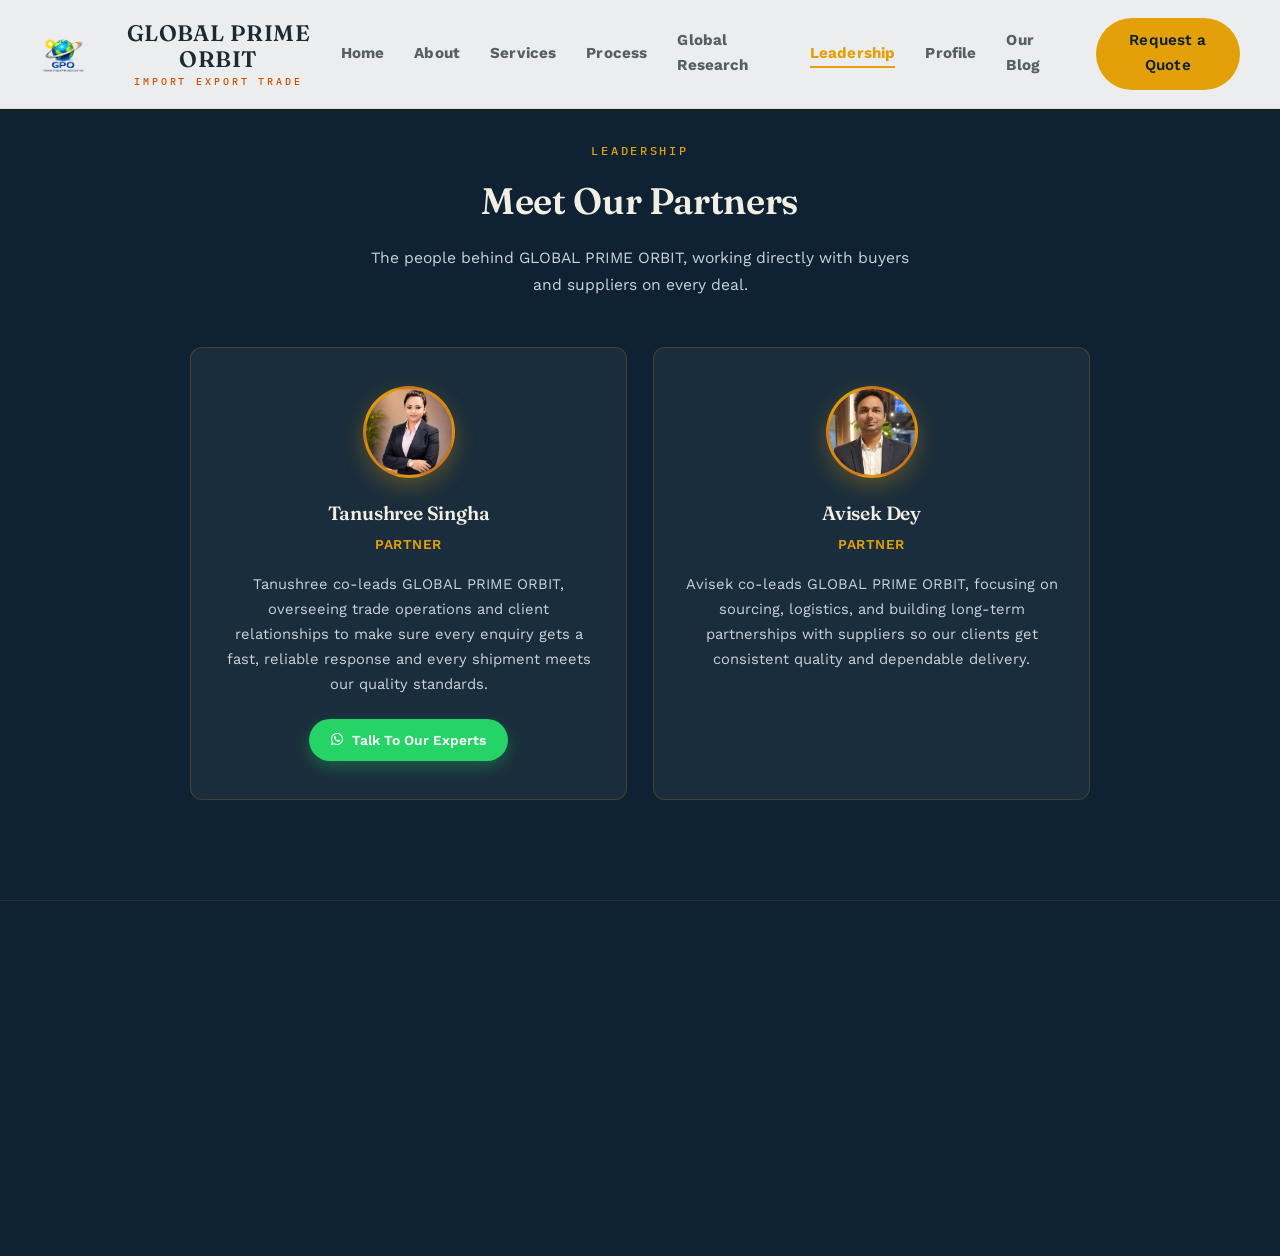
<file: leadership.html>
<!DOCTYPE html>
<html lang="en">
<head>
  <meta charset="UTF-8">
  <meta name="viewport" content="width=device-width, initial-scale=1.0">
  <meta name="color-scheme" content="dark">
  <title>Leadership | GLOBAL PRIME ORBIT</title>
  <meta name="description" content="Meet the leadership of GLOBAL PRIME ORBIT, a B2B import-export and wholesale trading company based in Asansol, West Bengal, India.">
  <meta name="robots" content="index, follow">
  <link href="https://fonts.googleapis.com/css2?family=Fraunces:ital,opsz,wght@0,9..144,400;0,9..144,500;0,9..144,600;0,9..144,700;1,9..144,500&family=Work+Sans:wght@400;500;600;700&family=IBM+Plex+Mono:wght@400;500&display=swap" rel="stylesheet">
  <link rel="stylesheet" href="style.css">
  <link rel="stylesheet" href="https://cdnjs.cloudflare.com/ajax/libs/font-awesome/6.4.0/css/all.min.css">
</head>
<body>

  <!-- Header -->
  <header>
    <div class="logo-group">
      <a href="index.html" style="display:flex;align-items:center;gap:10px;text-decoration:none;">
        <img src="images/logo.jpeg" alt="GLOBAL PRIME ORBIT logo" class="site-logo-img" width="46" height="46" decoding="async">
        <div class="logo-text">
          <span class="logo">GLOBAL PRIME ORBIT</span>
          <span class="logo-subtitle">IMPORT EXPORT TRADE</span>
        </div>
      </a>
    </div>
    <nav>
      <button class="menu-toggle-btn" id="dotsMenuBtn" aria-label="Open menu" aria-expanded="false">
        <span class="bar"></span><span class="bar"></span><span class="bar"></span>
      </button>
      <ul id="navMenu">
        <li class="nav-close-item">
          <button class="nav-close-btn" id="navCloseBtn" aria-label="Close menu">&times;</button>
        </li>
        <li><a href="index.html#home">Home</a></li>
        <li><a href="index.html#about">About</a></li>
        <li><a href="index.html#services">Services</a></li>
        <li><a href="index.html#export-process">Process</a></li>
        <li><a href="index.html#global-presence">Global Research</a></li>
        <li><a href="leadership.html" class="active">Leadership</a></li>
        <li><a href="profile.html">Profile</a></li>
        <li><a href="index.html#blog">Our Blog</a></li>
        <li class="nav-quote-item"><a href="index.html#contact" class="nav-quote-btn">Request a Quote</a></li>
      </ul>
    </nav>
  </header>

  <main style="padding-top: 40px;">
    <section id="partners" class="reveal-up partners is-visible">
      <div class="partners-container">
        <p class="eyebrow">Leadership</p>
        <h2>Meet Our Partners</h2>
        <p class="partners-intro">The people behind GLOBAL PRIME ORBIT, working directly with buyers and suppliers on every deal.</p>
        <div class="partners-grid">
          <div class="partner-card">
            <img src="images/partner1.jpg" alt="Tanushree Singha" class="partner-avatar" loading="lazy" decoding="async">
            <h3 class="partner-name">Tanushree Singha</h3>
            <p class="partner-role">Partner</p>
            <p class="partner-bio">Tanushree co-leads GLOBAL PRIME ORBIT, overseeing trade operations and client relationships to make sure every enquiry gets a fast, reliable response and every shipment meets our quality standards.</p>
            <a href="https://wa.me/916296898578" target="_blank" class="partner-contact-btn"><i class="fab fa-whatsapp"></i> Talk To Our Experts</a>
          </div>
          <div class="partner-card">
            <img src="images/partner2.jpg" alt="Avisek Dey" class="partner-avatar" loading="lazy" decoding="async">
            <h3 class="partner-name">Avisek Dey</h3>
            <p class="partner-role">Partner</p>
            <p class="partner-bio">Avisek co-leads GLOBAL PRIME ORBIT, focusing on sourcing, logistics, and building long-term partnerships with suppliers so our clients get consistent quality and dependable delivery.</p>
          </div>
        </div>
      </div>
    </section>
  </main>

  <!-- Footer -->
  <footer class="footer">
    <div class="footer-container">
      <div class="footer-top">
        <div class="footer-brand">
          <div class="logo-group footer-logo-group">
            <img src="images/logo.jpeg" alt="GLOBAL PRIME ORBIT logo" class="site-logo-img" width="46" height="46" loading="lazy" decoding="async">
            <div class="logo-text">
              <span class="logo">GLOBAL PRIME ORBIT</span>
              <span class="logo-subtitle">IMPORT EXPORT TRADE</span>
            </div>
          </div>
          <p class="footer-tagline">Products Worldwide with Quality &amp; Trust</p>
          <p class="footer-tagline">Flourishing with Global Trade</p>
        </div>
        <nav class="footer-nav" aria-label="Footer">
          <ul>
            <li><a href="index.html#home">Home</a></li>
            <li><a href="index.html#about">About</a></li>
            <li><a href="index.html#services">Services</a></li>
            <li><a href="index.html#export-process">Process</a></li>
            <li><a href="index.html#global-presence">Global Research</a></li>
            <li><a href="leadership.html">Leadership</a></li>
            <li><a href="profile.html">Profile</a></li>
            <li><a href="index.html#blog">Our Blog</a></li>
            <li><a href="index.html#contact" class="footer-nav-quote">Request a Quote</a></li>
          </ul>
        </nav>
      </div>
      <div class="social-icons">
        <a href="https://www.linkedin.com" target="_blank" class="social linkedin" aria-label="LinkedIn"><i class="fab fa-linkedin-in"></i></a>
        <a href="https://www.facebook.com" target="_blank" class="social facebook" aria-label="Facebook"><i class="fab fa-facebook-f"></i></a>
        <a href="https://www.instagram.com" target="_blank" class="social instagram" aria-label="Instagram"><i class="fab fa-instagram"></i></a>
        <a href="https://www.twitter.com" target="_blank" class="social twitter" aria-label="Twitter / X"><i class="fab fa-twitter"></i></a>
      </div>
      <div class="footer-legal-links">
        <a href="index.html#openPrivacyPolicy">Privacy Policy</a>
        <span class="legal-dot">•</span>
        <a href="index.html#openTerms">Terms &amp; Conditions</a>
        <span class="legal-dot">•</span>
        <a href="index.html#openCookiePolicy">Cookie Policy</a>
        <span class="legal-dot">•</span>
        <a href="mailto:globalprimeorbit09@gmail.com">globalprimeorbit09@gmail.com</a>
      </div>
      <p>© 2026 GLOBAL PRIME ORBIT. All Rights Reserved.</p>
    </div>
  </footer>

  <script>
    (function () {
      const dotsBtn = document.getElementById("dotsMenuBtn");
      const closeBtn = document.getElementById("navCloseBtn");
      const navMenu = document.getElementById("navMenu");
      function closeMenu() {
        navMenu.classList.remove("open");
        dotsBtn.setAttribute("aria-expanded", "false");
      }
      dotsBtn.addEventListener("click", (e) => {
        e.stopPropagation();
        const isOpen = navMenu.classList.toggle("open");
        dotsBtn.setAttribute("aria-expanded", String(isOpen));
      });
      closeBtn.addEventListener("click", (e) => {
        e.stopPropagation();
        closeMenu();
      });
      document.addEventListener("click", (e) => {
        if (navMenu.classList.contains("open") && !navMenu.contains(e.target) && e.target !== dotsBtn) {
          closeMenu();
        }
      });
    })();
  </script>
</body>
</html>
</file>
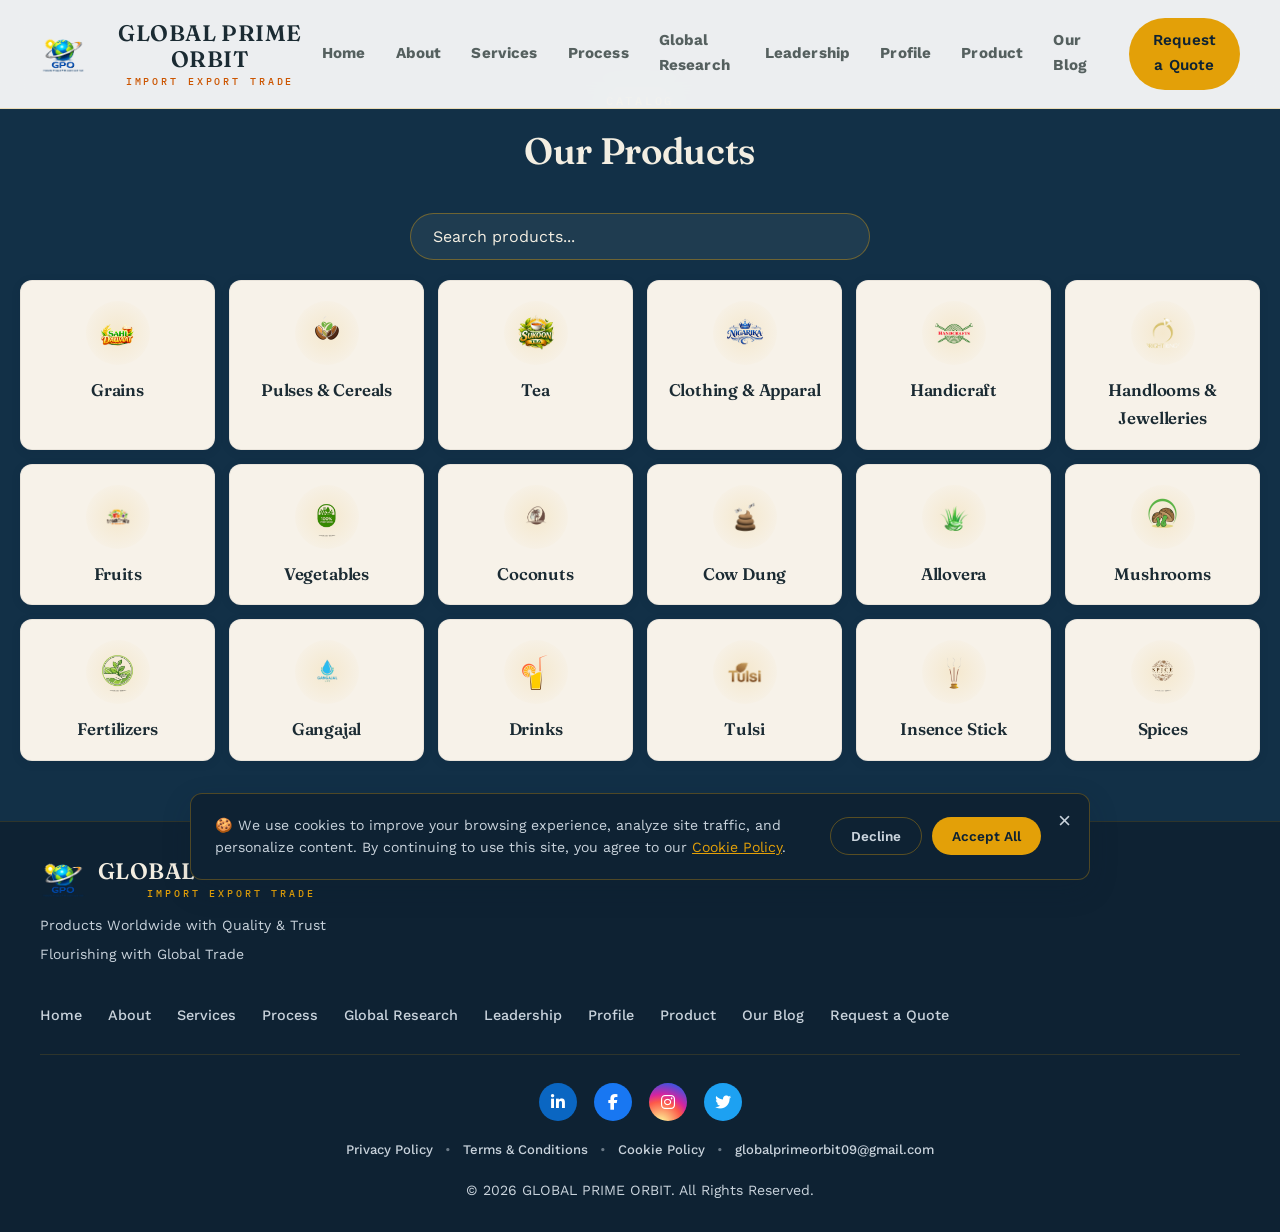
<file: product.html>
<!DOCTYPE html>
<html lang="en">
<head>
  <meta charset="UTF-8">
  <meta name="viewport" content="width=device-width, initial-scale=1.0">
  <meta name="color-scheme" content="dark">
  <title>Our Products | GLOBAL PRIME ORBIT</title>
  <meta name="description" content="Explore the full product catalog from GLOBAL PRIME ORBIT — agro commodities, grains, pulses, tea, textiles & handloom, handicrafts, jewellery, fruits, vegetables and more, supplied worldwide.">
  <meta name="robots" content="index, follow">
  <meta name="author" content="GLOBAL PRIME ORBIT">
  <link rel="canonical" href="https://www.globalprimeorbit.com/product.html">

  <link rel="preconnect" href="https://fonts.googleapis.com">
  <link rel="preconnect" href="https://fonts.gstatic.com" crossorigin>
  <link href="https://fonts.googleapis.com/css2?family=Fraunces:ital,opsz,wght@0,9..144,400;0,9..144,500;0,9..144,600;0,9..144,700;1,9..144,500&family=Work+Sans:wght@400;500;600;700&family=IBM+Plex+Mono:wght@400;500&display=swap" rel="stylesheet">
  <link rel="stylesheet" href="style.css">
  <link rel="preload" href="https://cdnjs.cloudflare.com/ajax/libs/font-awesome/6.4.0/css/all.min.css" as="style" onload="this.onload=null;this.rel='stylesheet'">
  <noscript><link rel="stylesheet" href="https://cdnjs.cloudflare.com/ajax/libs/font-awesome/6.4.0/css/all.min.css"></noscript>
</head>
<body>
  <header>
    <div class="logo-group">
      <img src="images/logo.jpeg" alt="GLOBAL PRIME ORBIT logo" class="site-logo-img" width="46" height="46" fetchpriority="high" decoding="async">
      <div class="logo-text">
        <span class="logo">GLOBAL PRIME ORBIT</span>
        <span class="logo-subtitle">IMPORT EXPORT TRADE</span>
      </div>
    </div>
    <nav>
      <button class="menu-toggle-btn" id="dotsMenuBtn" aria-label="Open menu" aria-expanded="false">
        <span class="bar"></span><span class="bar"></span><span class="bar"></span>
      </button>
      <ul id="navMenu">
        <li class="nav-close-item">
          <button class="nav-close-btn" id="navCloseBtn" aria-label="Close menu">&times;</button>
        </li>
        <li><a href="index.html#home">Home</a></li>
        <li><a href="index.html#about">About</a></li>
        <li><a href="index.html#services">Services</a></li>
        <li><a href="index.html#export-process">Process</a></li>
        <li><a href="index.html#global-presence">Global Research</a></li>
        <li><a href="leadership.html" target="_blank" rel="noopener">Leadership</a></li>
        <li><a href="profile.html" target="_blank" rel="noopener">Profile</a></li>
        <li><a href="product.html" target="_blank" rel="noopener">Product</a></li>
        <li><a href="index.html#blog">Our Blog</a></li>
        <li class="nav-quote-item"><a href="index.html#contact" class="nav-quote-btn">Request a Quote</a></li>
      </ul>
    </nav>
  </header>

  <script>
    (function () {
      const dotsBtn = document.getElementById("dotsMenuBtn");
      const closeBtn = document.getElementById("navCloseBtn");
      const navMenu = document.getElementById("navMenu");

      function closeMenu() {
        navMenu.classList.remove("open");
        dotsBtn.setAttribute("aria-expanded", "false");
      }

      dotsBtn.addEventListener("click", (e) => {
        e.stopPropagation();
        const isOpen = navMenu.classList.toggle("open");
        dotsBtn.setAttribute("aria-expanded", String(isOpen));
      });

      closeBtn.addEventListener("click", (e) => {
        e.stopPropagation();
        closeMenu();
      });

      navMenu.querySelectorAll("a").forEach(link => {
        link.addEventListener("click", closeMenu);
      });

      document.addEventListener("click", (e) => {
        if (!navMenu.contains(e.target) && !dotsBtn.contains(e.target)) closeMenu();
      });

      document.addEventListener("keydown", (e) => {
        if (e.key === "Escape") closeMenu();
      });
    })();
  </script>

<main>
<!-- Products Section -->
<section id="products" class="reveal-up products">
  <div id="productsPage">
  <p class="eyebrow">Catalog</p>
  <h2 class="products-heading">Our Products</h2>
   <input type="text" id="productSearch" placeholder="Search products...">
   <div id="searchResults" class="search-results"></div>

    <!-- Main Product Grid -->
    <section class="products-grid" id="productsMainGrid">
     <div class="products-card" id="productsGrainsCard">
  <img src="images/grain.png" alt="Grains Logo" class="products-image" loading="lazy" decoding="async">
  <h2 class="products-title">Grains</h2>
</div>
      <div class="products-card" id="productsPulses&CerealsCard">
  <img src="images/pulses.png" alt="Pulses & Cereals Logo" class="products-image" loading="lazy" decoding="async">
  <h2 class="products-title">Pulses & Cereals</h2>
</div>
      <div class="products-card" id="productsTeaCard">
  <img src="images/tea.png" alt="Tea Logo" class="products-image" loading="lazy" decoding="async">
  <h2 class="products-title">Tea</h2>
</div>
      <div class="products-card" id="productsClothing&ApparalCard">
  <img src="images/clothing.png" alt="Clothing & Apparal Logo" class="products-image" loading="lazy" decoding="async">
  <h2 class="products-title">Clothing & Apparal</h2>
</div>
      <div class="products-card" id="productsHandicraftCard">
  <img src="images/handicraft.png" alt="Handicraft Logo" class="products-image" loading="lazy" decoding="async">
  <h2 class="products-title">Handicraft</h2>
</div>
      <div class="products-card" id="productsHandlooms&JewelleriesCard">
  <img src="images/jewellery.png" alt="Handlooms & Jewelleries Logo" class="products-image" loading="lazy" decoding="async">
  <h2 class="products-title">Handlooms & Jewelleries</h2>
</div>
      <div class="products-card" id="productsFruitsCard">
  <img src="images/fruits.png" alt="Fruits Logo" class="products-image" loading="lazy" decoding="async">
  <h2 class="products-title">Fruits</h2>
</div>
      <div class="products-card" id="productsVegetablesCard">
  <img src="images/vegetables.png" alt="Vegetables Logo" class="products-image" loading="lazy" decoding="async">
  <h2 class="products-title">Vegetables</h2>
</div>
      <div class="products-card" id="productsCoconutsCard">
  <img src="images/coconut.png" alt="Coconuts Logo" class="products-image" loading="lazy" decoding="async">
  <h2 class="products-title">Coconuts</h2>
</div>
      <div class="products-card" id="productsCowDungCard">
  <img src="images/cow dung cake.png" alt="Cow Dung Logo" class="products-image" loading="lazy" decoding="async">
  <h2 class="products-title">Cow Dung</h2>
</div>
      <div class="products-card" id="productsAlloveraCard">
  <img src="images/aloe.png" alt="Allovera Logo" class="products-image" loading="lazy" decoding="async">
  <h2 class="products-title">Allovera</h2>
</div>
      <div class="products-card" id="productsMushroomsCard">
  <img src="images/mushroom.png" alt="Mushrooms Logo" class="products-image" loading="lazy" decoding="async">
  <h2 class="products-title">Mushrooms</h2>
</div>
      <div class="products-card" id="productsFertilizersCard">
  <img src="images/fertilizer.png" alt="Fertilizers Logo" class="products-image" loading="lazy" decoding="async">
  <h2 class="products-title">Fertilizers</h2>
</div>
      <div class="products-card" id="productsGangajalCard">
  <img src="images/gangajal.png" alt="Gangajal Logo" class="products-image" loading="lazy" decoding="async">
  <h2 class="products-title">Gangajal</h2>
</div>
      <div class="products-card" id="productsDrinksCard">
  <img src="images/drink.png" alt="Drinks Logo" class="products-image" loading="lazy" decoding="async">
  <h2 class="products-title">Drinks</h2>
</div>
     <div class="products-card" id="productsTulsiCard">
  <img src="images/tulsi.png" alt="Tulsi Logo" class="products-image" loading="lazy" decoding="async">
  <h2 class="products-title">Tulsi</h2>
</div>
     <div class="products-card" id="productsInsenceStickCard">
  <img src="images/stick.png" alt="Grains Logo" class="products-image" loading="lazy" decoding="async">
  <h2 class="products-title">Insence Stick</h2>
</div>
 <div class="products-card" id="productsSpicesCard">
  <img src="images/spices.png" alt="Spices Logo" class="products-image" loading="lazy" decoding="async">
  <h2 class="products-title">Spices</h2>
</div>
    </section>

    <!-- Sub-category grid (2 cards) - filled in dynamically for whichever main card was clicked -->
    <section class="products-inner-grid" id="productsSubGrid" style="display:none;">
      <!-- sub-category cards injected here by JS -->
    </section>

    <!-- Product gallery - filled in dynamically for whichever sub-card was clicked -->
    <section class="products-view" id="productsGalleryView" style="display:none;">
      <button class="back-button back-button-top" id="backToSubGridTop">⬅ Back</button>
      <h2 id="galleryTitle">Products</h2>
      <div class="products-gallery" id="galleryContent"></div>
      <button class="back-button" id="backToSubGrid">⬅ Back</button>
    </section>

	<!-- Modal for Image Popup -->
    <div id="imageModal" class="modal" style="display:none;">
      <span class="close">&times;</span>
      <div class="product-slide" id="productSlide">
        <div class="product-thumb-tags product-thumb-tags-modal">
          <span class="product-tag product-tag-verified"><i class="fa-solid fa-check"></i> Verified</span>
          <span class="product-tag product-tag-export">Export Ready</span>
        </div>
        <img class="modal-content" id="modalImage" alt="">
        <div class="product-slide-info" id="productSlideOverlay">
          <p id="modalCaption" class="product-slide-title"></p>
          <a id="modalOrderBtn" class="product-order-btn product-order-btn-modal" href="#" target="_blank" rel="noopener"><i class="fab fa-whatsapp"></i> Order Now</a>
          <div class="product-slide-badges" id="productSlideBadges"></div>
          <p id="modalDescription" class="modal-description"></p>
          <p id="modalHealthNote" class="product-health-note product-health-note-modal"></p>
        </div>
      </div>
      <p class="modal-swipe-hint">⟵ Swipe to view more ⟶</p>
    </div>
  </div>
</section>

    <!-- Products Script -->
    <script>
/* ==========================================================================
   PRODUCTS DATA
   ========================================================================== */
const PRODUCTS_DATA = {
  "productsGrainsCard": {
  title: "Grains",
  subcategories: [
    {
      title: "Rice",
      logo: "images/rice.png",
      images: [
        { src: "images/Arborio Rice.jpg", name: "Arborio Rice" },
        { src: "images/Australian Sushi.jpg", name: "Australian Sushi" },
        { src: "images/Bashmati Rice.jpg", name: "Bashmati Rice" },
        { src: "images/Biodynamic Red Fed Brown.jpg", name: "Biodynamic Red Fed Brown" },
        { src: "images/Black Rice.jpg", name: "Black Rice" },
        { src: "images/Bomba Rice.jpg", name: "Bomba Rice" },
        { src: "images/Brown Rice.jpg", name: "Brown Rice" },
        { src: "images/Glutinuos Rice.jpg", name: "Glutinuos Rice" },
        { src: "images/Jasmine Rice.jpg", name: "Jasmine Rice" },
        { src: "images/Long Grain Rice.jpg", name: "Long Grain Rice" },
        { src: "images/Medium Grain Rice.jpg", name: "Medium Grain Rice" },
        { src: "images/Parboiled Rice.jpg", name: "Parboiled Rice" },
        { src: "images/Red Rice.jpg", name: "Red Rice" },
        { src: "images/Rosmatta Rice.jpg", name: "Rosmatta Rice" },
        { src: "images/Short Grain Rice.jpg", name: "Short Grain Rice" },
        { src: "images/Sticky Rice.jpg", name: "Sticky Rice" },
        { src: "images/Valencia Rice.jpg", name: "Valencia Rice" },
        { src: "images/Wild Rice.jpg", name: "Wild Rice" }
      ]
    },
    {
      title: "Wheat",
      logo: "images/wheat.png",
      images: [
        { src: "images/Einkorn Wheat.jpg", name: "Einkorn Wheat" },
        { src: "images/Hard Red Wheat.jpg", name: "Hard Red Wheat" },
        { src: "images/Hard White Wheat.jpg", name: "Hard White Wheat" },
        { src: "images/Kharosan Wheat.jpg", name: "Kharosan Wheat" },
        { src: "images/Rye Wheat.jpg", name: "Rye Wheat" },
        { src: "images/Soft White Wheat.jpg", name: "Soft White Wheat" },
        { src: "images/Spelt Wheat.jpg", name: "Spelt Wheat" }
      ]
    },
    {
      title: "Corn",
      logo: "images/corn.png",
      images: [
        { src: "images/Dent Corn.jpg", name: "Dent Corn" },
        { src: "images/Flint Corn.jpg", name: "Flint Corn" },
        { src: "images/Flour Corn.jpg", name: "Flour Corn" },
        { src: "images/Pod Corn.jpg", name: "Pod Corn" },
        { src: "images/Sweet Corn.jpg", name: "Sweet Corn" }
      ]
    },
    {
      title: "Millet",
      logo: "images/millet.png",
      images: [
        { src: "images/Amarnath Millet.jpg", name: "Amarnath Millet" },
        { src: "images/Barnyard Millet.jpg", name: "Barnyard Millet" },
        { src: "images/Browntop Millet.jpg", name: "Browntop Millet" },
        { src: "images/Finger Millet.jpg", name: "Finger Millet" },
        { src: "images/Foxtail Millet.jpg", name: "Foxtail Millet" },
        { src: "images/Kodo Millet.jpg", name: "Kodo Millet" },
        { src: "images/Little Millet.jpg", name: "Little Millet" },
        { src: "images/Pearl Millet.jpg", name: "Pearl Millet" },
        { src: "images/Proso Millet.jpg", name: "Proso Millet" },
        { src: "images/Sorghum Millet.jpg", name: "Sorghum Millet" }
      ]
    }
  ]
},

  "productsPulses&CerealsCard": {
  title: "Pulses & Cereals",
  subcategories: [
    {
      title: "All Kinds of Daal",
      logo: "images/daal.png",
      images: [
        { src: "images/Adzuki Beans.jpg", name: "Adjuki Beans" },
        { src: "images/Black Eyed Beans.jpg", name: "Black Eyed Beans" },
        { src: "images/Black Gram Beans.jpg", name: "Black Gram Beans" },
        { src: "images/Green Gram.jpg", name: "Green Gram" },
        { src: "images/Green Peas.jpg", name: "Green Peas" },
        { src: "images/Kidney Beans.jpg", name: "Kidney Beans" },
        { src: "images/Red Lentils.jpg", name: "Red Lentils" },
        { src: "images/Split & Skinned Black Gram.jpg", name: "Split & Skinned Black Gram" },
        { src: "images/Split & Skinned Green Gram.jpg", name: "Split & Skinned Green Gram" },
        { src: "images/Split Bengal Gram.jpg", name: "Split Bengal Gram" },
        { src: "images/Split Black Gram.jpg", name: "Split Black Gram" },
        { src: "images/Split Green Graam.jpg", name: "Split Green Gram" },
        { src: "images/Split Red Lentils.jpg", name: "Split Red Lentils" },
        { src: "images/Turkish Gram.jpg", name: "Turkish Gram" },
        { src: "images/White Peas.jpg", name: "White Peas" },
        { src: "images/Yellow Pigeon Peas.jpg", name: "Yellow Pigeon Peas" }
      ]
    }
  ]
},


 "productsTeaCard": {
  title: "Tea",
  subcategories: [
    {
      title: "Tea",
      logo: "images/tea2.png",
      images: [
        { src: "images/Black Tea.jpg", name: "Black Tea" },
        { src: "images/Green Tea.jpg", name: "Green Tea" },
        { src: "images/Oolong Tea.jpg", name: "Oolong Tea" },
        { src: "images/Puer Tea.jpg", name: "Puer Tea" },
        { src: "images/White Tea.jpg", name: "White Tea" },
        { src: "images/Yellow Tea.jpg", name: "Yellow Tea" }
      ]
    }
  ]
},


 "productsAlloveraCard": {
  title: "Allovera",
  subcategories: [
    {
      title: "Alloevera",
      logo: "images/aloe2.png",
      images: [
        { src: "images/Aloe Vera.jpg", name: "Aloe Vera" },
        { src: "images/Cape Aloe.jpg", name: "Cape Aloe" },
        { src: "images/Short-leaved Aloe.jpg", name: "Short-leaved Aloe" },
        { src: "images/Snake Aloe.jpg", name: "Snake Aloe" },
        { src: "images/Soap Aloe.jpg", name: "Soap Aloe" },
        { src: "images/Sunset Aloe.jpg", name: "Sunset Aloe" },
        { src: "images/Tiger Tooth Aloe.jpg", name: "Tiger Tooth Aloe" },
        { src: "images/Red Aloe.jpg", name: "Red Aloe" }
      ]
    }
  ]
},

 "productsFruitsCard": {
  title: "Fruits",
  subcategories: [
    {
      title: "Fruits",
      logo: "images/fruits2.png",
      images: [
        { src: "images/Apple.jpg", name: "Apple" },
        { src: "images/Apricot.jpg", name: "Apricot" },
        { src: "images/Banana.jpg", name: "Banana" },
        { src: "images/Blackberry.jpg", name: "Blackberry" },
        { src: "images/Carambola.jpg", name: "Carambola" },
        { src: "images/Cherry.jpg", name: "Cherry" },
        { src: "images/Coconut.jpg", name: "Coconut" },
        { src: "images/Custard Apple.jpg", name: "Custard Apple" },
        { src: "images/Date.jpg", name: "Date" },
        { src: "images/Dragon Fruit.jpg", name: "Dragon Fruit" },
        { src: "images/fig.jpg", name: "Fig" },
        { src: "images/Grapefruit.jpg", name: "Grapefruit" },
        { src: "images/Grapes.jpg", name: "Grapes" },
        { src: "images/Guava.jpg", name: "Guava" },
        { src: "images/Jujube.jpg", name: "Jujube" },
        { src: "images/Kiwi.jpg", name: "Kiwi" },
        { src: "images/Lime.jpg", name: "Lime" },
        { src: "images/Litchi.jpg", name: "Litchi" },
        { src: "images/Loquat.jpg", name: "Loquat" },
        { src: "images/Mango.jpg", name: "Mango" },
        { src: "images/Mangosteen.jpg", name: "Mangosteen" },
        { src: "images/Melon.jpg", name: "Melon" },
        { src: "images/Orange.jpg", name: "Orange" },
        { src: "images/Papaya.jpg", name: "Papaya" },
        { src: "images/Passion Fruit.jpg", name: "Passion Fruit" },
        { src: "images/Peach.jpg", name: "Peach" },
        { src: "images/Pear.jpg", name: "Pear" },
        { src: "images/Physalis.jpg", name: "Physalis" },
        { src: "images/Pineapple.jpg", name: "Pineapple" },
        { src: "images/Plum.jpg", name: "Plum" },
        { src: "images/Pomegranate.jpg", name: "Pomegranate" },
        { src: "images/Rambutan.jpg", name: "Rambutan" },
        { src: "images/Sapodilla.jpg", name: "Sapodilla" },
        { src: "images/Strawberry.jpg", name: "Strawberry" },
        { src: "images/Watermelon.jpg", name: "Watermelon" }
      ]
    }
  ]
},

 "productsVegetablesCard": {
  title: "Vegetables",
  subcategories: [
    {
      title: "Vegetables",
      logo: "images/vegetables2.png",
      images: [
        { src: "images/Apple Gourd.jpg", name: "Apple Gourd" },
        { src: "images/Beans.jpg", name: "Beans" },
        { src: "images/Bitter Gourd.jpg", name: "Bitter Gourd" },
        { src: "images/Bottle Gourd.jpg", name: "Bottle Gourd" },
        { src: "images/Broccoli.jpg", name: "Broccoli" },
        { src: "images/Cabbage.jpg", name: "Cabbage" },
        { src: "images/Capsicum.jpg", name: "Capsicum" },
        { src: "images/Carrot.jpg", name: "Carrot" },
        { src: "images/Cauliflower.jpg", name: "Cauliflower" },
        { src: "images/Celery.jpg", name: "Celery" },
        { src: "images/Chillies.jpg", name: "Chillies" },
        { src: "images/Coriander.jpg", name: "Coriander" },
        { src: "images/Corn.jpg", name: "Corn" },
        { src: "images/Cucumber.jpg", name: "Cucumber" },
        { src: "images/Eggplant.jpg", name: "Eggplant" },
        { src: "images/Garlic.jpg", name: "Garlic" },
        { src: "images/Ginger.jpg", name: "Ginger" },
        { src: "images/Leek.jpg", name: "Leek" },
        { src: "images/Mint.jpg", name: "Mint" },
        { src: "images/Okra.jpg", name: "Okra" },
        { src: "images/Onion.jpg", name: "Onion" },
        { src: "images/Peas.jpg", name: "Peas" },
        { src: "images/Potato.jpg", name: "Potato" },
        { src: "images/Pumpkin.jpg", name: "Pumpkin" },
        { src: "images/Raddish.jpg", name: "Raddish" },
        { src: "images/Red Beetroot.jpg", name: "Red Beetroot" },
        { src: "images/Red Cabbage.jpg", name: "Red Cabbage" },
        { src: "images/Roman Cauliflower.jpg", name: "Roman Cauliflower" },
        { src: "images/Spinach.jpg", name: "Spinach" },
        { src: "images/Squash.jpg", name: "Squash" },
        { src: "images/Sweet Potato.jpg", name: "Sweet Potato" },
        { src: "images/Taro.jpg", name: "Taro" },
        { src: "images/Tomato.jpg", name: "Tomato" },
        { src: "images/Turnip.jpg", name: "Turnip" },
        { src: "images/Yam.jpg", name: "Yam" }
      ]
    }
  ]
},

  "productsCoconutsCard": {
  title: "Coconuts",
  subcategories: [
    {
      title: "Coconuts",
      logo: "images/coconut2.png",
      images: [
        { src: "images/Green Coconut.jpg", name: "Green Coconut" },
        { src: "images/Husk Coconut.jpg", name: "Husk Coconut" },
        { src: "images/One Eye Coconut.jpg", name: "One Eye Coconut" },
        { src: "images/Pollachi Coconut.jpg", name: "Pollachi Coconut" },
        { src: "images/Row Coconut.jpg", name: "Row Coconut" },
        { src: "images/Semi Husk Coconut.jpg", name: "Semi Husk Coconut" },
        { src: "images/Tender Coconut.jpg", name: "Tender Coconut" },
        { src: "images/Yellow Coconut.jpg", name: "Yellow Coconut" }
      ]
    }
  ]
},

  // Other categories without subcards (Clothing, Handicraft, etc.)
  "productsClothing&ApparalCard": { title: "Clothing & Apparal", subcategories: [] },
  "productsHandicraftCard": { title: "Handicraft", subcategories: [] },
  "productsHandlooms&JewelleriesCard": { title: "Handlooms & Jewelleries", subcategories: [] },
  "productsCowDungCard": { title: "Cow Dung", subcategories: [] },
  "productsMushroomsCard": {
  title: "Mushrooms",
  subcategories: [
    {
      title: "Mushrooms",
      logo: "images/mushroom.png",
      images: [
        { src: "images/Button Mushroom.jpg", name: "Button Mushroom" },
        { src: "images/Oyester Mushroom.jpg", name: "Oyster Mushroom" }
      ]
    }
  ]
},
  "productsFertilizersCard": { title: "Fertilizers", subcategories: [] },
  "productsGangajalCard": { title: "Gangajal", subcategories: [] },
  "productsDrinksCard": { title: "Drinks", subcategories: [] },
  "productsTulsiCard": { title: "Tulsi", subcategories: [] },
  "productsInsenceStickCard": { title: "Insence Stick", subcategories: [] },
  "productsSpicesCard": { title: "Spices", subcategories: [] }
};

  /* ==========================================================================
     GENERIC ENGINE - you shouldn't need to touch anything below this line.
     ========================================================================== */
  const mainGrid = document.getElementById("productsMainGrid");
  const subGrid = document.getElementById("productsSubGrid");
  const galleryView = document.getElementById("productsGalleryView");
  const galleryTitle = document.getElementById("galleryTitle");
  const galleryContent = document.getElementById("galleryContent");
  const backToSubGrid = document.getElementById("backToSubGrid");
  const backToSubGridTop = document.getElementById("backToSubGridTop");

  const modal = document.getElementById("imageModal");
  const modalImg = document.getElementById("modalImage");
  const modalCaption = document.getElementById("modalCaption");
  const closeBtn = modal.querySelector(".close");
  let currentImages = [];
  let currentIndex = 0;
  let activeCategoryKey = null;

  function showMainGrid() {
    mainGrid.style.display = "grid";
    subGrid.style.display = "none";
    galleryView.style.display = "none";
  }

  function showSubGrid(categoryKey) {
    const category = PRODUCTS_DATA[categoryKey];
    if (!category) return;
    activeCategoryKey = categoryKey;

    subGrid.innerHTML = "";

    category.subcategories.forEach((sub, subIndex) => {
      const card = document.createElement("div");
      card.className = "products-card";
      card.innerHTML = `
        <img src="${sub.logo}" alt="${sub.title} Logo" class="products-image" loading="lazy" decoding="async">
        <h2 class="products-title">${sub.title}</h2>
      `;
      card.addEventListener("click", () => showGallery(categoryKey, subIndex));
      subGrid.appendChild(card);
    });

    const backBtn = document.createElement("button");
    backBtn.className = "back-button";
    backBtn.textContent = "⬅ Back to Products";
    backBtn.addEventListener("click", showMainGrid);
    subGrid.appendChild(backBtn);

    mainGrid.style.display = "none";
    subGrid.style.display = "grid";
    galleryView.style.display = "none";
  }

  function showGallery(categoryKey, subIndex) {
    const category = PRODUCTS_DATA[categoryKey];
    const sub = category.subcategories[subIndex];
    if (!sub) return;

    galleryTitle.textContent = sub.title + " Products";
    galleryContent.innerHTML = "";
    sub.images.forEach(img => {
      const card = document.createElement("div");
      card.className = "product-thumb-card";
      card.innerHTML = `
        <div class="product-thumb">
          <div class="product-thumb-tags">
            <span class="product-tag product-tag-verified"><i class="fa-solid fa-check"></i> Verified</span>
            <span class="product-tag product-tag-export">Export Ready</span>
          </div>
          <img src="${img.src}" alt="${img.name}" data-name="${img.name}" data-category="${category.title}" data-sub="${sub.title}" loading="lazy" decoding="async">
        </div>
        <div class="product-thumb-bar">
          <span class="product-thumb-name">${img.name}</span>
        </div>
      `;
      galleryContent.appendChild(card);
    });

    // Details button (and the image itself) open the animated popup - full
    // description, badges, and the health note only ever appear there,
    // sliding up from beneath the image; nothing extra shows on the card.
    galleryContent.querySelectorAll(".product-thumb-card").forEach(cardEl => {
      const openThisProduct = () => {
        currentImages = [...galleryContent.querySelectorAll(".product-thumb img")];
        currentIndex = currentImages.indexOf(cardEl.querySelector(".product-thumb img"));
        showImage();
        openModal();
      };
      cardEl.querySelector(".product-thumb").addEventListener("click", openThisProduct);
    });

    subGrid.style.display = "none";
    galleryView.style.display = "block";
  }

  backToSubGrid.onclick = () => {
    galleryView.style.display = "none";
    showSubGrid(activeCategoryKey);
  };
  backToSubGridTop.onclick = backToSubGrid.onclick;

  Object.keys(PRODUCTS_DATA).forEach(categoryKey => {
    const cardEl = document.getElementById(categoryKey);
    if (!cardEl) return;
    cardEl.addEventListener("click", () => showSubGrid(categoryKey));
  });

  function openModal() {
    modal.style.display = "flex";
    document.body.style.overflow = "hidden"; // stop background from scrolling
  }
  function closeModal() {
    modal.style.display = "none";
    document.body.style.overflow = ""; // restore normal scrolling
  }

  const modalDescription = document.getElementById("modalDescription");
  const modalHealthNote = document.getElementById("modalHealthNote");
  const modalOrderBtn = document.getElementById("modalOrderBtn");
  const WHATSAPP_NUMBER = "916296898578"; // Tanushree Singha, Partner

  // Rich, category-level detail used to describe every product - covers
  // taste, health/use benefits, and typical trade use, keyed by the
  // sub-category (falls back to the top-level category, then a generic
  // default). This is deliberately per-category rather than per-product:
  // with 168 named items, this keeps every single one factually grounded
  // (no invented per-item nutrition numbers) while still reading as real
  // detail rather than a one-line label.
  const PRODUCT_CATEGORY_DETAILS = {
    "Rice": {
      tag: "Energy-Rich Staple",
      taste: "a mild, comforting flavor with a texture that ranges from light and separate to soft and sticky depending on the variety",
      benefits: "a wholesome source of carbohydrates for steady, everyday energy - naturally gluten-free and easy on digestion",
      uses: "a kitchen staple for everyday meals as well as festive biryanis, risottos, and pilafs"
    },
    "Wheat": {
      tag: "Whole-Grain Goodness",
      taste: "a warm, nutty flavor that deepens once it's milled and baked",
      benefits: "a good source of dietary fibre and slow-release energy, making it a solid everyday staple",
      uses: "milled into flour for breads, rotis, and a wide range of bakery products"
    },
    "Corn": {
      tag: "Naturally Sweet",
      taste: "a naturally sweet, slightly buttery flavor with a satisfying bite",
      benefits: "a good source of dietary fibre and antioxidants, and naturally gluten-free",
      uses: "used fresh, milled, or processed across snacks, staples, and feed"
    },
    "Millet": {
      tag: "Ancient Grain Nutrition",
      taste: "an earthy, subtly nutty taste that takes on other flavors well",
      benefits: "a nutrient-dense, high-fibre ancient grain valued for slow-digesting carbohydrates",
      uses: "a versatile substitute for rice and wheat in porridges, flatbreads, and health foods"
    },
    "All Kinds of Daal": {
      tag: "Protein-Rich Pulses",
      taste: "a mild, earthy flavor that takes on spices and seasoning beautifully",
      benefits: "an excellent plant-based source of protein and fibre for a balanced, everyday diet",
      uses: "a kitchen essential for daals, soups, and curries across cuisines"
    },
    "Tea": {
      tag: "Antioxidant-Rich",
      taste: "a distinct aroma and flavor ranging from brisk and malty to delicate and floral, depending on the leaf",
      benefits: "naturally rich in antioxidants, and a gentle, comforting everyday beverage",
      uses: "brewed hot or cold as a daily beverage across households, cafes, and hospitality"
    },
    "Alloevera": {
      tag: "Wellness & Skincare",
      taste: "a mild, refreshing taste in its raw and juice forms",
      benefits: "traditionally valued for skin care, hydration, and general wellness use",
      uses: "used across cosmetics, wellness drinks, and traditional skincare preparations"
    },
    "Fruits": {
      tag: "Vitamin-Rich & Fresh",
      taste: "naturally sweet, juicy, and refreshing, picked and packed for peak flavor",
      benefits: "a wholesome source of vitamins, natural sugars, and everyday hydration",
      uses: "enjoyed fresh, juiced, or processed across retail and food service"
    },
    "Vegetables": {
      tag: "Fibre-Rich & Fresh",
      taste: "fresh, crisp, and full of natural flavor",
      benefits: "a wholesome source of dietary fibre, vitamins, and minerals for a balanced diet",
      uses: "a daily kitchen essential across households, restaurants, and food processing"
    },
    "Coconuts": {
      tag: "Naturally Hydrating",
      taste: "a naturally sweet, refreshing taste with a distinct tropical aroma",
      benefits: "naturally hydrating with electrolytes, and a versatile source of healthy fats",
      uses: "used fresh, as coconut water, or processed into oil, milk, and desiccated forms"
    },
    "Mushrooms": {
      tag: "Nutrient-Rich & Fresh",
      taste: "a mild, earthy flavor with a delicate, meaty texture",
      benefits: "a low-calorie source of protein, fibre, and essential vitamins for a healthy diet",
      uses: "used fresh or dried across culinary, health food, and food processing applications"
    }
  };
  const DEFAULT_PRODUCT_DETAILS = {
    tag: "Quality Assured",
    taste: "a flavor and quality consistent with premium, export-grade sourcing",
    benefits: "carefully selected for freshness, quality, and batch-to-batch consistency",
    uses: "supplied to B2B buyers across our trade network"
  };

  // Builds both the fuller description paragraph and the quick badge row
  // for a product, using its sub-category (falling back to category) to
  // look up the right taste/health/use detail above.
  function buildProductCopy(name, sub, cat) {
    const d = PRODUCT_CATEGORY_DETAILS[sub] || PRODUCT_CATEGORY_DETAILS[cat] || DEFAULT_PRODUCT_DETAILS;
    const description = `${name} brings ${d.taste} — ${d.benefits}.`;
    return { description, badges: [d.tag, "Export Grade", "Quality Checked"] };
  }

  const productSlide = document.getElementById("productSlide");
  const productSlideOverlay = document.getElementById("productSlideOverlay");
  const productSlideBadges = document.getElementById("productSlideBadges");

  // Shows the image+text for currentImages[currentIndex] as a slider
  // transition: the photo slides/fades in first (from the right when
  // moving to the next item, from the left when moving back, no
  // direction on first open), and once that's under way the caption,
  // description and Order Now button fade up on top of it a beat later -
  // rather than everything just appearing stacked below the image at once.
  function showImage(direction) {
    const current = currentImages[currentIndex];
    const productName = current.dataset.name;

    modalImg.classList.remove("is-shown", "slide-from-left", "slide-from-right");
    productSlideOverlay.classList.remove("is-shown");
    if (direction === "prev") modalImg.classList.add("slide-from-left");
    else modalImg.classList.add("slide-from-right");
    void modalImg.offsetWidth; // force reflow so the removed/re-added classes actually retrigger the transition

    modalImg.src = current.src;
    modalImg.alt = productName;
    modalCaption.textContent = productName;
    const orderMessage = `Hi GLOBAL PRIME ORBIT, I'm interested in "${productName}". Could you share more details and pricing?`;
    modalOrderBtn.href = `https://wa.me/${WHATSAPP_NUMBER}?text=${encodeURIComponent(orderMessage)}`;
    const copy = buildProductCopy(productName, current.dataset.sub, current.dataset.category);
    modalDescription.textContent = copy.description;
    productSlideBadges.innerHTML = copy.badges.map(b => `<span class="product-badge">${b}</span>`).join("");
    modalHealthNote.textContent = `Maintain Your Health, Stay fit and fine with containing consumption of ${productName} product.`;

    const revealSlide = () => {
      requestAnimationFrame(() => {
        modalImg.classList.add("is-shown");
        setTimeout(() => productSlideOverlay.classList.add("is-shown"), 160);
      });
    };
    modalImg.onload = revealSlide;
    modalImg.onerror = revealSlide;
    if (modalImg.complete) revealSlide();
    else setTimeout(revealSlide, 600); // safety net in case load/error never fires
  }

  function showPrevImage() { currentIndex = (currentIndex-1+currentImages.length)%currentImages.length; showImage("prev"); }
  function showNextImage() { currentIndex = (currentIndex+1)%currentImages.length; showImage("next"); }
  closeBtn.onclick = () => { closeModal(); };

  // Manual slide control: swipe/drag left or right on the image to move
  // between products, in place of the old prev/next arrow buttons. Works
  // with touch, mouse and pen via the Pointer Events API (one code path).
  const MODAL_SWIPE_THRESHOLD = 40; // px
  let modalPointerStartX = 0;
  let modalPointerDown = false;
  let modalActivePointerId = null;

  modalImg.addEventListener("pointerdown", (e) => {
    modalPointerDown = true;
    modalActivePointerId = e.pointerId;
    modalPointerStartX = e.clientX;
  });

  modalImg.addEventListener("pointerup", (e) => {
    if (!modalPointerDown || e.pointerId !== modalActivePointerId) return;
    modalPointerDown = false;
    const dx = e.clientX - modalPointerStartX;
    if (Math.abs(dx) > MODAL_SWIPE_THRESHOLD) {
      if (dx < 0) showNextImage(); else showPrevImage();
    }
  });

  modalImg.addEventListener("pointercancel", () => {
    modalPointerDown = false;
  });

  // Safety net: clicking the dark background (not the image itself, and not
  // the close control) also closes the popup - so there's always
  // a way out even if the close icon is hard to tap on a small screen.
  modal.addEventListener("click", (e) => {
    if (e.target === modal) closeModal();
  });

  // Fully reset the Products section (close modal + any open gallery/sub-view)
  // whenever a nav link is clicked, so navigation always lands cleanly.
  function resetProductsSection() {
    closeModal();
    showMainGrid();
  }

  document.querySelectorAll("nav ul li a").forEach(link => {
    link.addEventListener("click", resetProductsSection);
  });

  // Esc: 2nd way to go "back" — mirrors the back button, one screen at a time.
  document.addEventListener("keydown", (e) => {
    if (e.key === "Escape") {
      if (modal.style.display === "flex") {
        closeModal();
      } else if (galleryView.style.display === "block") {
        backToSubGrid.onclick();
      } else if (subGrid.style.display === "grid") {
        showMainGrid();
      }
      return;
    }
    if (e.key==="ArrowLeft") showPrevImage();
    if (e.key==="ArrowRight") showNextImage();
  });

  /* ------------------ Search (works across ALL categories, even closed ones) ------------------ */
  const searchInput = document.getElementById("productSearch");
  const searchResults = document.getElementById("searchResults");
  const homeSearchInput = document.getElementById("homeProductSearch");
  const homeSearchResults = document.getElementById("homeSearchResults");

  // Flatten every product image across every category/sub-category once.
  const ALL_PRODUCT_IMAGES = [];
  Object.values(PRODUCTS_DATA).forEach(category => {
    category.subcategories.forEach(sub => {
      sub.images.forEach(img => {
        ALL_PRODUCT_IMAGES.push({ src: img.src, name: img.name, category: category.title, sub: sub.title });
      });
    });
  });

  function renderSearchResults(query, resultsEl) {
    resultsEl.innerHTML = "";

    if (!query) {
      resultsEl.classList.remove("active");
      return;
    }

    const matches = ALL_PRODUCT_IMAGES.filter(img => img.name.toLowerCase().includes(query));

    if (matches.length === 0) {
      resultsEl.classList.remove("active");
      return;
    }

    resultsEl.classList.add("active");

    matches.forEach(img => {
      const item = document.createElement("div");
      item.className = "search-result-item";

      const thumb = document.createElement("img");
      thumb.src = img.src;
      thumb.alt = img.name;

      const caption = document.createElement("p");
      caption.textContent = img.name;

      item.appendChild(thumb);
      item.appendChild(caption);
      resultsEl.appendChild(item);

      item.addEventListener("click", () => {
        // Build lightweight fake <img>-like objects for the modal navigator
        currentImages = matches.map(m => {
          const fake = new Image();
          fake.src = m.src;
          fake.dataset.name = m.name;
          fake.dataset.category = m.category;
          fake.dataset.sub = m.sub;
          return fake;
        });
        currentIndex = matches.indexOf(img);
        showImage();
        openModal();
      });
    });
  }

  searchInput.addEventListener("input", () => {
    renderSearchResults(searchInput.value.trim().toLowerCase(), searchResults);
  });

  // Home-screen search bar: mirrors the Products-section search so people
  // can find a product straight from the hero without scrolling first.
  if (homeSearchInput) {
    homeSearchInput.addEventListener("input", () => {
      renderSearchResults(homeSearchInput.value.trim().toLowerCase(), homeSearchResults);
    });
  }
</script>
</main>

<footer class="footer">
  <div class="footer-container">

    <div class="footer-top">
      <!-- Brand block -->
      <div class="footer-brand">
        <div class="logo-group footer-logo-group">
          <img src="images/logo.jpeg" alt="GLOBAL PRIME ORBIT logo" class="site-logo-img" width="46" height="46" loading="lazy" decoding="async">
          <div class="logo-text">
            <span class="logo">GLOBAL PRIME ORBIT</span>
            <span class="logo-subtitle">IMPORT EXPORT TRADE</span>
          </div>
        </div>
        <p class="footer-tagline">Products Worldwide with Quality &amp; Trust</p>
        <p class="footer-tagline">Flourishing with Global Trade</p>
      </div>

      <!-- Footer menu (mirrors header nav) -->
      <nav class="footer-nav" aria-label="Footer">
        <ul>
          <li><a href="index.html#home">Home</a></li>
          <li><a href="index.html#about">About</a></li>
          <li><a href="index.html#services">Services</a></li>
          <li><a href="index.html#export-process">Process</a></li>
          <li><a href="index.html#global-presence">Global Research</a></li>
          <li><a href="leadership.html" target="_blank" rel="noopener">Leadership</a></li>
          <li><a href="profile.html" target="_blank" rel="noopener">Profile</a></li>
          <li><a href="product.html" target="_blank" rel="noopener">Product</a></li>
          <li><a href="index.html#blog">Our Blog</a></li>
          <li><a href="index.html#contact" class="footer-nav-quote">Request a Quote</a></li>
        </ul>
      </nav>
    </div>

    <!-- Social Media Icons -->
    <div class="social-icons">
      <a href="https://www.linkedin.com" target="_blank" class="social linkedin" aria-label="LinkedIn"><i class="fab fa-linkedin-in"></i></a>
      <a href="https://www.facebook.com" target="_blank" class="social facebook" aria-label="Facebook"><i class="fab fa-facebook-f"></i></a>
      <a href="https://www.instagram.com" target="_blank" class="social instagram" aria-label="Instagram"><i class="fab fa-instagram"></i></a>
      <a href="https://www.twitter.com" target="_blank" class="social twitter" aria-label="Twitter / X"><i class="fab fa-twitter"></i></a>
    </div>

    <!-- Legal Links -->
    <div class="footer-legal-links">
      <a href="#" id="openPrivacyPolicy">Privacy Policy</a>
      <span class="legal-dot">•</span>
      <a href="#" id="openTerms">Terms &amp; Conditions</a>
      <span class="legal-dot">•</span>
      <a href="#" id="openCookiePolicy">Cookie Policy</a>
      <span class="legal-dot">•</span>
      <a href="mailto:globalprimeorbit09@gmail.com">globalprimeorbit09@gmail.com</a>
    </div>

    <p>© 2026 GLOBAL PRIME ORBIT. All Rights Reserved.</p>
  </div>
</footer>

<!-- Cookie Consent Banner -->
<div id="cookieBanner" class="cookie-banner" role="dialog" aria-live="polite">
  <button id="cookieBannerClose" class="cookie-banner-close" aria-label="Dismiss">&times;</button>
  <p>🍪 We use cookies to improve your browsing experience, analyze site traffic, and personalize content. By continuing to use this site, you agree to our
    <a href="#" id="cookieBannerPolicyLink">Cookie Policy</a>.
  </p>
  <div class="cookie-banner-actions">
    <button id="cookieDecline" class="cookie-btn cookie-decline">Decline</button>
    <button id="cookieAccept" class="cookie-btn cookie-accept">Accept All</button>
  </div>
</div>

<!-- Legal Modal (Privacy Policy / Terms & Conditions / Cookie Policy) -->
<div id="legalModal" class="legal-modal" style="display:none;">
  <div class="legal-modal-box">
    <button class="legal-modal-close" id="legalModalClose" aria-label="Close">&times;</button>
    <h2 id="legalModalTitle">Privacy Policy</h2>
    <div id="legalModalBody" class="legal-modal-body"></div>
  </div>
</div>

<script>
  /* ---------------- Legal content ---------------- */
  const LEGAL_CONTENT = {
    privacy: {
      title: "Privacy Policy",
      body: `
        <p><em>Last updated: July 2026</em></p>
        <p>GLOBAL PRIME ORBIT ("we", "us", "our") respects your privacy. This policy explains what information we collect through this website and how we use it.</p>
        <h3>Information We Collect</h3>
        <p>We may collect details you voluntarily share with us, such as your name, email address, phone number, and any message you send through our contact form, WhatsApp, or newsletter sign-up.</p>
        <h3>How We Use Your Information</h3>
        <p>We use this information solely to respond to enquiries, process quote requests, send trade updates you've subscribed to, and improve our services. We do not sell your personal data to third parties.</p>
        <h3>Data Security</h3>
        <p>We take reasonable technical and organizational measures to protect your information from unauthorized access, alteration, or disclosure.</p>
        <h3>Third-Party Links</h3>
        <p>Our site may link to external sites (e.g. WhatsApp, Google Maps). We are not responsible for the privacy practices of those third parties.</p>
        <h3>Contact Us</h3>
        <p>For any privacy-related questions, email us at <a href="mailto:globalprimeorbit09@gmail.com">globalprimeorbit09@gmail.com</a>.</p>
      `
    },
    terms: {
      title: "Terms &amp; Conditions",
      body: `
        <p><em>Last updated: July 2026</em></p>
        <p>By accessing and using this website, you agree to be bound by the following terms and conditions.</p>
        <h3>Use of Website</h3>
        <p>Content on this site is provided for general information about GLOBAL PRIME ORBIT's products and services and does not constitute a binding offer. Product availability, pricing, and specifications are confirmed only upon a formal quote or order.</p>
        <h3>Intellectual Property</h3>
        <p>All logos, text, images, and content on this website are the property of GLOBAL PRIME ORBIT unless otherwise credited, and may not be reproduced without permission.</p>
        <h3>Orders &amp; Trade Terms</h3>
        <p>All import/export transactions are subject to separate written agreements, purchase orders, and applicable international trade regulations and incoterms agreed between the parties.</p>
        <h3>Limitation of Liability</h3>
        <p>We strive for accuracy on this site but are not liable for any indirect or consequential loss arising from the use of this website.</p>
        <h3>Governing Law</h3>
        <p>These terms are governed by the laws of India, with courts in West Bengal having jurisdiction.</p>
      `
    },
    cookies: {
      title: "Cookie Policy",
      body: `
        <p><em>Last updated: July 2026</em></p>
        <p>This website uses cookies and similar technologies to enhance your browsing experience.</p>
        <h3>What Are Cookies</h3>
        <p>Cookies are small text files stored on your device that help websites remember information about your visit.</p>
        <h3>Types of Cookies We Use</h3>
        <p><strong>Essential cookies</strong> — required for core site functionality.<br>
        <strong>Analytics cookies</strong> — help us understand how visitors use our site so we can improve it.<br>
        <strong>Preference cookies</strong> — remember choices you've made, such as your cookie consent.</p>
        <h3>Managing Cookies</h3>
        <p>You can control or delete cookies through your browser settings at any time. Disabling cookies may affect some site functionality.</p>
        <h3>Contact Us</h3>
        <p>Questions about our cookie use can be sent to <a href="mailto:globalprimeorbit09@gmail.com">globalprimeorbit09@gmail.com</a>.</p>
      `
    }
  };

  const legalModal = document.getElementById("legalModal");
  const legalModalTitle = document.getElementById("legalModalTitle");
  const legalModalBody = document.getElementById("legalModalBody");

  function openLegalModal(key) {
    const data = LEGAL_CONTENT[key];
    legalModalTitle.innerHTML = data.title;
    legalModalBody.innerHTML = data.body;
    legalModal.style.display = "flex";
    document.body.style.overflow = "hidden";
  }
  function closeLegalModal() {
    legalModal.style.display = "none";
    document.body.style.overflow = "";
  }

  document.getElementById("openPrivacyPolicy").addEventListener("click", (e) => { e.preventDefault(); openLegalModal("privacy"); });
  document.getElementById("openTerms").addEventListener("click", (e) => { e.preventDefault(); openLegalModal("terms"); });
  document.getElementById("openCookiePolicy").addEventListener("click", (e) => { e.preventDefault(); openLegalModal("cookies"); });
  document.getElementById("cookieBannerPolicyLink").addEventListener("click", (e) => { e.preventDefault(); openLegalModal("cookies"); });
  document.getElementById("legalModalClose").addEventListener("click", closeLegalModal);
  legalModal.addEventListener("click", (e) => { if (e.target === legalModal) closeLegalModal(); });
  document.addEventListener("keydown", (e) => { if (e.key === "Escape" && legalModal.style.display === "flex") closeLegalModal(); });

  /* ---------------- Cookie consent banner ---------------- */
  const cookieBanner = document.getElementById("cookieBanner");
  const cookieChoice = localStorage.getItem("gpoCookieConsent");
  if (!cookieChoice) {
    setTimeout(() => cookieBanner.classList.add("show"), 800);
  }
  document.getElementById("cookieAccept").addEventListener("click", () => {
    localStorage.setItem("gpoCookieConsent", "accepted");
    cookieBanner.classList.remove("show");
  });
  document.getElementById("cookieDecline").addEventListener("click", () => {
    localStorage.setItem("gpoCookieConsent", "declined");
    cookieBanner.classList.remove("show");
  });
  document.getElementById("cookieBannerClose").addEventListener("click", () => {
    localStorage.setItem("gpoCookieConsent", "declined");
    cookieBanner.classList.remove("show");
  });

</script>


<!-- Script for Active Link Highlight -->
<script>
  const sections = document.querySelectorAll("section[id]");
  const navLinks = document.querySelectorAll("nav ul li a");

  // IntersectionObserver instead of a scroll listener: the browser only
  // notifies us when a section crosses the line, instead of us reading
  // layout (offsetTop) on every single scroll pixel - which was forcing
  // a layout recalculation continuously and was the main cause of scroll
  // lag, especially on phones.
  const navObserver = new IntersectionObserver((entries) => {
    entries.forEach(entry => {
      if (!entry.isIntersecting) return;
      const id = entry.target.getAttribute("id");
      navLinks.forEach(link => {
        link.classList.toggle("active", link.getAttribute("href") === "#" + id);
      });
    });
  }, { rootMargin: "-120px 0px -70% 0px" });

  sections.forEach(section => navObserver.observe(section));
</script>

<!-- Script for scroll-reveal (sections fade + slide up into view, whether the
     user scrolls naturally or a nav-link click smooth-scrolls the page
     there). Runs via IntersectionObserver for every section, in every
     browser - including ones that support native CSS scroll-driven
     animations (animation-timeline: view()). That native approach was
     dropped: most sections below also use content-visibility: auto for
     scroll performance, and a scroll-driven animation can't reliably
     measure a section's scroll progress while the browser is skipping
     its layout until it's near the viewport - so the animation would
     silently never play. IntersectionObserver has no such dependency and
     behaves the same on desktop and mobile. -->
<script>
  function playReveal(el) {
    // Two rAFs guarantee the browser has actually painted the hidden
    // (opacity:0 / translateY) state at least once before we flip the
    // class. Without this, a section that's already in view the instant
    // the page opens (like the hero) can have its "is-visible" class
    // applied in the same frame it's created in - so the browser never
    // paints anything to transition *from*, and it just appears static
    // instead of animating up. This is what makes the very first section
    // animate immediately when the site opens, not just on later scroll.
    requestAnimationFrame(() => {
      requestAnimationFrame(() => {
        el.classList.add("is-visible");
        // Dropping will-change once the transition ends frees up the GPU
        // layer/memory the browser reserved for it - on a page this long,
        // keeping ~19 sections' worth of layers alive after they've
        // already animated in is unnecessary overhead, and it's what
        // mobile devices in particular have the least headroom for.
        el.addEventListener("transitionend", () => {
          el.style.willChange = "auto";
        }, { once: true });
      });
    });
  }

  // Hero (video-slideshow + home) always fades/slides in the moment the
  // page loads, since it's already inside the viewport at load - there's
  // no scrolling for an observer to react to yet.
  document.querySelectorAll(".hero-load").forEach(playReveal);

  const revealEls = document.querySelectorAll(".reveal-up:not(.hero-load)");

  // rootMargin's bottom value is positive on purpose: it grows the
  // trigger zone downward past the actual viewport edge, so a section
  // starts (and finishes) animating in slightly *before* it scrolls into
  // view rather than while the user is already looking at it. On slower
  // mobile devices that lead time is what stops images/logos inside a
  // section from visibly "popping in late" after you've already scrolled
  // to them.
  const revealObserver = new IntersectionObserver((entries) => {
    entries.forEach(entry => {
      if (!entry.isIntersecting) return;
      playReveal(entry.target);
      revealObserver.unobserve(entry.target); // animate in once, not on every scroll
    });
  }, { threshold: 0, rootMargin: "0px 0px 120px 0px" });

  revealEls.forEach(el => revealObserver.observe(el));
</script>
</body>
</html>
</file>
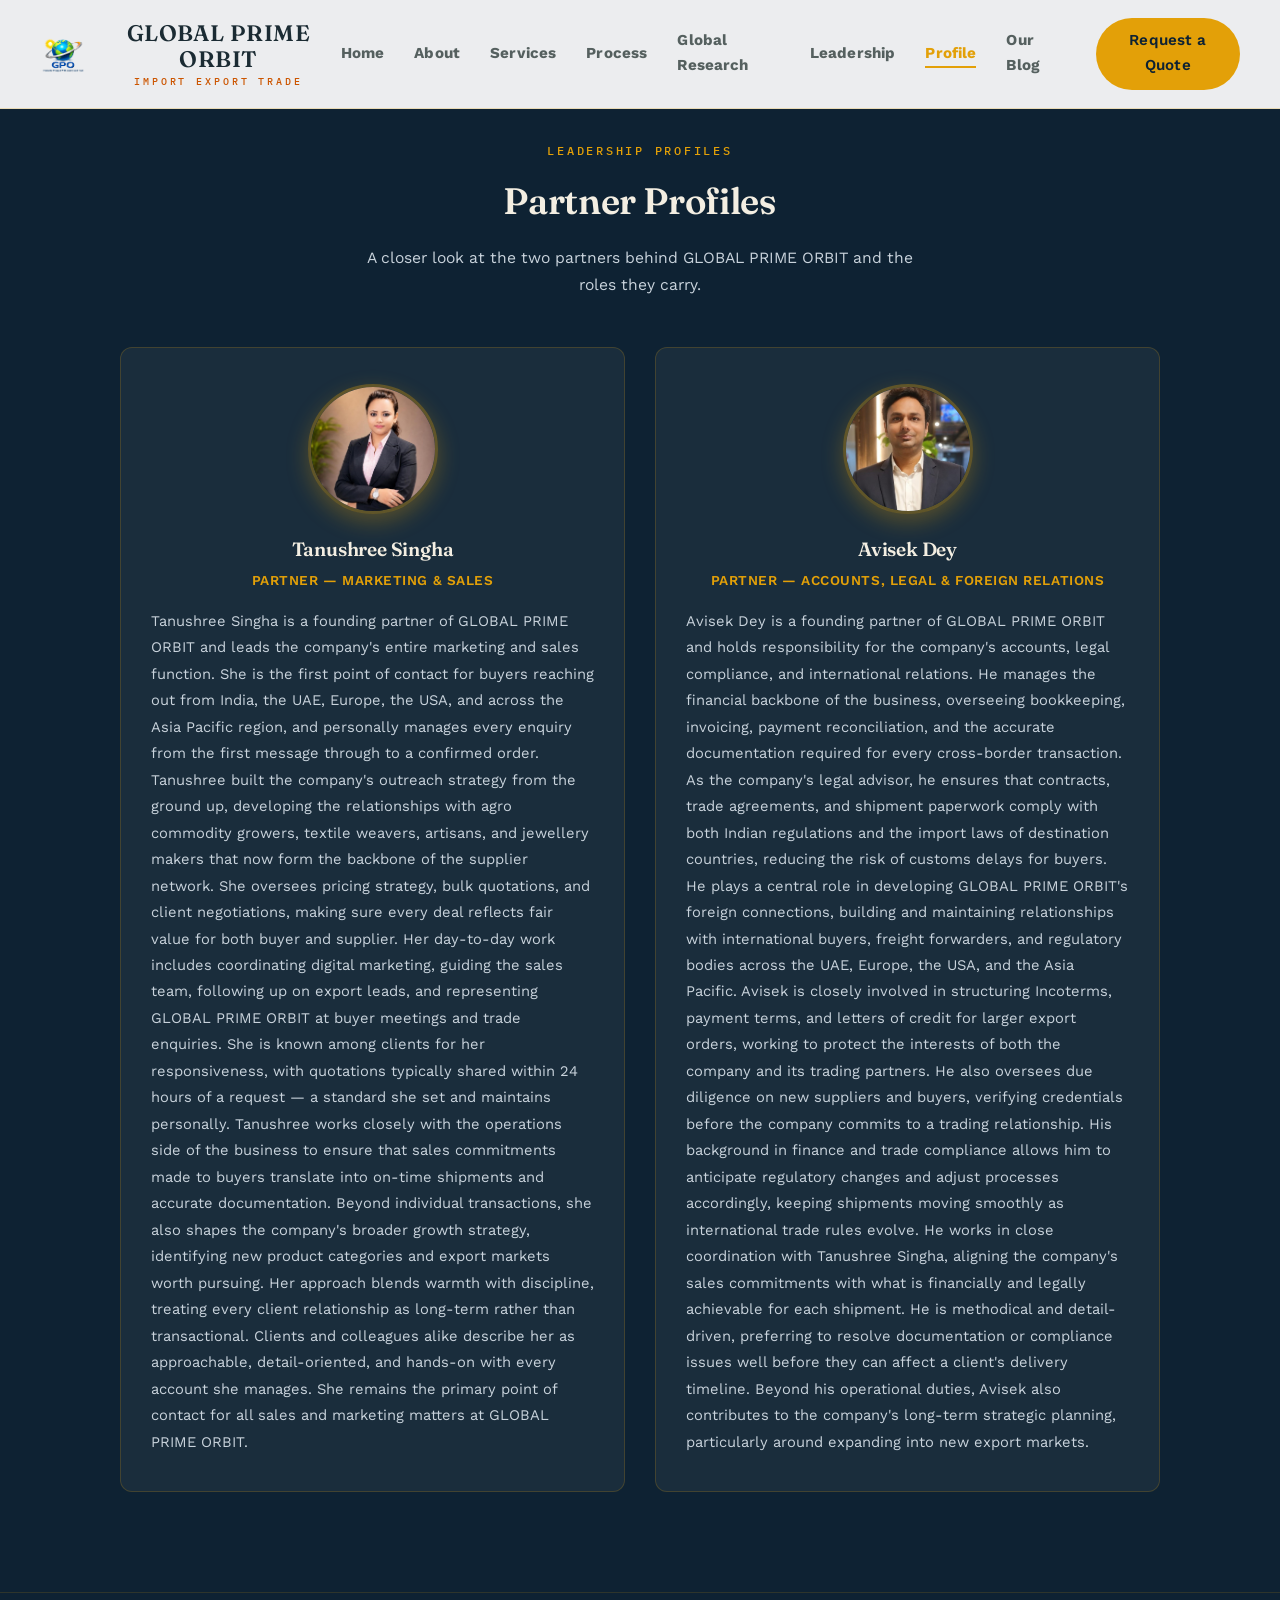
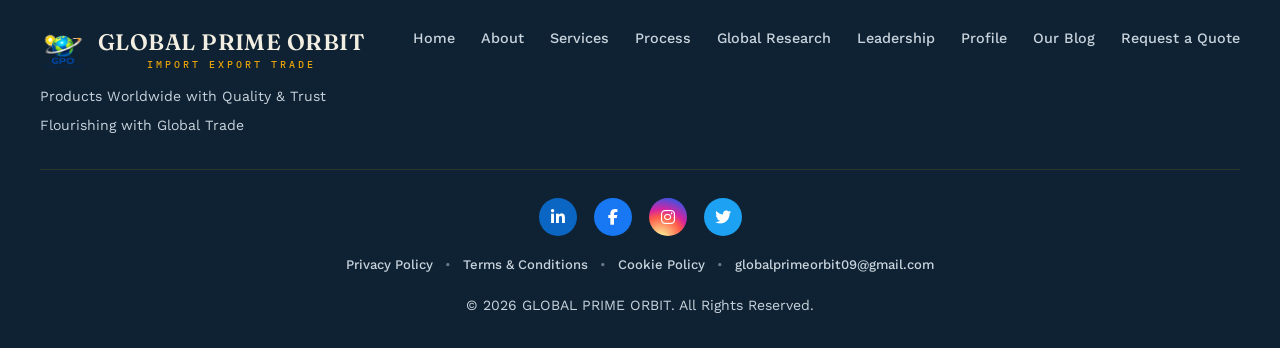
<file: profile.html>
<!DOCTYPE html>
<html lang="en">
<head>
  <meta charset="UTF-8">
  <meta name="viewport" content="width=device-width, initial-scale=1.0">
  <meta name="color-scheme" content="dark">
  <title>Partner Profiles | GLOBAL PRIME ORBIT</title>
  <meta name="description" content="A closer look at the founding partners of GLOBAL PRIME ORBIT, a B2B import-export and wholesale trading company based in Asansol, West Bengal, India.">
  <meta name="robots" content="index, follow">
  <link href="https://fonts.googleapis.com/css2?family=Fraunces:ital,opsz,wght@0,9..144,400;0,9..144,500;0,9..144,600;0,9..144,700;1,9..144,500&family=Work+Sans:wght@400;500;600;700&family=IBM+Plex+Mono:wght@400;500&display=swap" rel="stylesheet">
  <link rel="stylesheet" href="style.css">
  <link rel="stylesheet" href="https://cdnjs.cloudflare.com/ajax/libs/font-awesome/6.4.0/css/all.min.css">
</head>
<body>

  <!-- Header -->
  <header>
    <div class="logo-group">
      <a href="index.html" style="display:flex;align-items:center;gap:10px;text-decoration:none;">
        <img src="images/logo.jpeg" alt="GLOBAL PRIME ORBIT logo" class="site-logo-img" width="46" height="46" decoding="async">
        <div class="logo-text">
          <span class="logo">GLOBAL PRIME ORBIT</span>
          <span class="logo-subtitle">IMPORT EXPORT TRADE</span>
        </div>
      </a>
    </div>
    <nav>
      <button class="menu-toggle-btn" id="dotsMenuBtn" aria-label="Open menu" aria-expanded="false">
        <span class="bar"></span><span class="bar"></span><span class="bar"></span>
      </button>
      <ul id="navMenu">
        <li class="nav-close-item">
          <button class="nav-close-btn" id="navCloseBtn" aria-label="Close menu">&times;</button>
        </li>
        <li><a href="index.html#home">Home</a></li>
        <li><a href="index.html#about">About</a></li>
        <li><a href="index.html#services">Services</a></li>
        <li><a href="index.html#export-process">Process</a></li>
        <li><a href="index.html#global-presence">Global Research</a></li>
        <li><a href="leadership.html">Leadership</a></li>
        <li><a href="profile.html" class="active">Profile</a></li>
        <li><a href="index.html#blog">Our Blog</a></li>
        <li class="nav-quote-item"><a href="index.html#contact" class="nav-quote-btn">Request a Quote</a></li>
      </ul>
    </nav>
  </header>

  <main style="padding-top: 40px;">
    <section id="profile" class="reveal-up profile is-visible">
      <div class="profile-container">
        <p class="eyebrow">Leadership Profiles</p>
        <h2>Partner Profiles</h2>
        <p class="profile-intro">A closer look at the two partners behind GLOBAL PRIME ORBIT and the roles they carry.</p>
        <div class="profile-grid">
          <div class="profile-card">
            <img src="images/partner1.jpg" alt="Tanushree Singha" class="profile-photo" loading="lazy" decoding="async">
            <h3 class="profile-name">Tanushree Singha</h3>
            <p class="profile-role">Partner — Marketing &amp; Sales</p>
            <p class="profile-bio">Tanushree Singha is a founding partner of GLOBAL PRIME ORBIT and leads the company's entire marketing and sales function. She is the first point of contact for buyers reaching out from India, the UAE, Europe, the USA, and across the Asia Pacific region, and personally manages every enquiry from the first message through to a confirmed order. Tanushree built the company's outreach strategy from the ground up, developing the relationships with agro commodity growers, textile weavers, artisans, and jewellery makers that now form the backbone of the supplier network. She oversees pricing strategy, bulk quotations, and client negotiations, making sure every deal reflects fair value for both buyer and supplier. Her day-to-day work includes coordinating digital marketing, guiding the sales team, following up on export leads, and representing GLOBAL PRIME ORBIT at buyer meetings and trade enquiries. She is known among clients for her responsiveness, with quotations typically shared within 24 hours of a request — a standard she set and maintains personally. Tanushree works closely with the operations side of the business to ensure that sales commitments made to buyers translate into on-time shipments and accurate documentation. Beyond individual transactions, she also shapes the company's broader growth strategy, identifying new product categories and export markets worth pursuing. Her approach blends warmth with discipline, treating every client relationship as long-term rather than transactional. Clients and colleagues alike describe her as approachable, detail-oriented, and hands-on with every account she manages. She remains the primary point of contact for all sales and marketing matters at GLOBAL PRIME ORBIT.</p>
          </div>
          <div class="profile-card">
            <img src="images/partner2.jpg" alt="Avisek Dey" class="profile-photo" loading="lazy" decoding="async">
            <h3 class="profile-name">Avisek Dey</h3>
            <p class="profile-role">Partner — Accounts, Legal &amp; Foreign Relations</p>
            <p class="profile-bio">Avisek Dey is a founding partner of GLOBAL PRIME ORBIT and holds responsibility for the company's accounts, legal compliance, and international relations. He manages the financial backbone of the business, overseeing bookkeeping, invoicing, payment reconciliation, and the accurate documentation required for every cross-border transaction. As the company's legal advisor, he ensures that contracts, trade agreements, and shipment paperwork comply with both Indian regulations and the import laws of destination countries, reducing the risk of customs delays for buyers. He plays a central role in developing GLOBAL PRIME ORBIT's foreign connections, building and maintaining relationships with international buyers, freight forwarders, and regulatory bodies across the UAE, Europe, the USA, and the Asia Pacific. Avisek is closely involved in structuring Incoterms, payment terms, and letters of credit for larger export orders, working to protect the interests of both the company and its trading partners. He also oversees due diligence on new suppliers and buyers, verifying credentials before the company commits to a trading relationship. His background in finance and trade compliance allows him to anticipate regulatory changes and adjust processes accordingly, keeping shipments moving smoothly as international trade rules evolve. He works in close coordination with Tanushree Singha, aligning the company's sales commitments with what is financially and legally achievable for each shipment. He is methodical and detail-driven, preferring to resolve documentation or compliance issues well before they can affect a client's delivery timeline. Beyond his operational duties, Avisek also contributes to the company's long-term strategic planning, particularly around expanding into new export markets.</p>
          </div>
        </div>
      </div>
    </section>
  </main>

  <!-- Footer -->
  <footer class="footer">
    <div class="footer-container">
      <div class="footer-top">
        <div class="footer-brand">
          <div class="logo-group footer-logo-group">
            <img src="images/logo.jpeg" alt="GLOBAL PRIME ORBIT logo" class="site-logo-img" width="46" height="46" loading="lazy" decoding="async">
            <div class="logo-text">
              <span class="logo">GLOBAL PRIME ORBIT</span>
              <span class="logo-subtitle">IMPORT EXPORT TRADE</span>
            </div>
          </div>
          <p class="footer-tagline">Products Worldwide with Quality &amp; Trust</p>
          <p class="footer-tagline">Flourishing with Global Trade</p>
        </div>
        <nav class="footer-nav" aria-label="Footer">
          <ul>
            <li><a href="index.html#home">Home</a></li>
            <li><a href="index.html#about">About</a></li>
            <li><a href="index.html#services">Services</a></li>
            <li><a href="index.html#export-process">Process</a></li>
            <li><a href="index.html#global-presence">Global Research</a></li>
            <li><a href="leadership.html">Leadership</a></li>
            <li><a href="profile.html">Profile</a></li>
            <li><a href="index.html#blog">Our Blog</a></li>
            <li><a href="index.html#contact" class="footer-nav-quote">Request a Quote</a></li>
          </ul>
        </nav>
      </div>
      <div class="social-icons">
        <a href="https://www.linkedin.com" target="_blank" class="social linkedin" aria-label="LinkedIn"><i class="fab fa-linkedin-in"></i></a>
        <a href="https://www.facebook.com" target="_blank" class="social facebook" aria-label="Facebook"><i class="fab fa-facebook-f"></i></a>
        <a href="https://www.instagram.com" target="_blank" class="social instagram" aria-label="Instagram"><i class="fab fa-instagram"></i></a>
        <a href="https://www.twitter.com" target="_blank" class="social twitter" aria-label="Twitter / X"><i class="fab fa-twitter"></i></a>
      </div>
      <div class="footer-legal-links">
        <a href="index.html#openPrivacyPolicy">Privacy Policy</a>
        <span class="legal-dot">•</span>
        <a href="index.html#openTerms">Terms &amp; Conditions</a>
        <span class="legal-dot">•</span>
        <a href="index.html#openCookiePolicy">Cookie Policy</a>
        <span class="legal-dot">•</span>
        <a href="mailto:globalprimeorbit09@gmail.com">globalprimeorbit09@gmail.com</a>
      </div>
      <p>© 2026 GLOBAL PRIME ORBIT. All Rights Reserved.</p>
    </div>
  </footer>

  <script>
    (function () {
      const dotsBtn = document.getElementById("dotsMenuBtn");
      const closeBtn = document.getElementById("navCloseBtn");
      const navMenu = document.getElementById("navMenu");
      function closeMenu() {
        navMenu.classList.remove("open");
        dotsBtn.setAttribute("aria-expanded", "false");
      }
      dotsBtn.addEventListener("click", (e) => {
        e.stopPropagation();
        const isOpen = navMenu.classList.toggle("open");
        dotsBtn.setAttribute("aria-expanded", String(isOpen));
      });
      closeBtn.addEventListener("click", (e) => {
        e.stopPropagation();
        closeMenu();
      });
      document.addEventListener("click", (e) => {
        if (navMenu.classList.contains("open") && !navMenu.contains(e.target) && e.target !== dotsBtn) {
          closeMenu();
        }
      });
    })();
  </script>
</body>
</html>
</file>
<file: style.css>
/* ==========================================================================
   GLOBAL PRIME ORBIT — Design Tokens
   Palette: deep-orbit ink + warm paper + spice-market saffron & rust + tea green
   Type: Fraunces (display) / Work Sans (body) / IBM Plex Mono (labels & data)
   ========================================================================== */
:root {
  color-scheme: dark;
  --ink:        #0E2233;   /* deep indigo-navy — night sky / trust */
  --ink-soft:   #16324A;
  --ink-2:      #123047;
  --paper:      #F7F2E9;   /* warm ivory — textiles, trade paper */
  --paper-dim:  #EFE7D8;
  --saffron:    #E3A008;   /* spice-market gold accent */
  --saffron-dk: #B87F06;
  --rust:       #B5502F;   /* terracotta / clay / handicraft */
  --tea:        #3D6B5C;   /* tea leaf / cardamom green */
  --text-on-ink:   #F3EEE2;
  --text-on-ink-soft: #C9D3DC;
  --text-on-paper: #1B2B33;
  --text-on-paper-soft: #55605F;

  --font-display: 'Fraunces', Georgia, serif;
  --font-body: 'Work Sans', Arial, sans-serif;
  --font-mono: 'IBM Plex Mono', 'Courier New', monospace;

  --radius-sm: 6px;
  --radius-md: 12px;
  --radius-lg: 20px;

  --shadow-sm: 0 2px 10px rgba(14,34,51,0.10);
  --shadow-md: 0 10px 30px rgba(14,34,51,0.16);
  --shadow-lift: 0 18px 40px rgba(14,34,51,0.22);

  --ease: cubic-bezier(.22,.61,.36,1);
}

@media (prefers-reduced-motion: reduce) {
  * { animation-duration: 0.001ms !important; animation-iteration-count: 1 !important; transition-duration: 0.001ms !important; scroll-behavior: auto !important; }
}

/* ===========================
   Reset & Global Styles
   =========================== */
* { margin: 0; padding: 0; box-sizing: border-box; }
html { scroll-behavior: smooth; }
/* Belt-and-suspenders: on a page this long, any one element overflowing
   its container by even a few px would let the whole page scroll
   sideways on mobile, which is far more jarring than the one element
   itself. This guarantees that can never happen, regardless of cause. */
html, body { overflow-x: hidden; max-width: 100%; }

/* Scroll-reveal: sections start slightly lower and transparent, then ease
   up into place the first time they cross into the viewport - whether
   the user scrolls there naturally or a nav-link click smooth-scrolls
   the page down to them. Runs once per section (see the JS observer). */
.reveal-up {
  opacity: 0;
  transform: translateY(28px);
  transition: opacity 0.55s var(--ease), transform 0.55s var(--ease);
  will-change: opacity, transform;
}
.reveal-up.is-visible {
  opacity: 1;
  transform: translateY(0);
}

/* Scroll reveal is driven entirely by JS (IntersectionObserver toggling
   .is-visible) for every .reveal-up section, including the hero - see the
   reveal script at the bottom of the page. An earlier version used the
   native CSS animation-timeline: view() for browsers that support it, but
   that fights with content-visibility: auto (used below for scroll
   performance on most sections): the browser skips layout for a section
   until it's near the viewport, so it can't compute the section's scroll
   progress correctly and the animation silently never plays. JS-driven
   IntersectionObserver has no such dependency on render state, so it's
   the one mechanism used everywhere - consistent across desktop and
   mobile, and across browsers. */
.hero-load {
  transition-duration: 0.7s;
}

/* ===========================
   Scroll performance
   ---------------------------
   This is a long single-page site (19 sections, ~90 images, 5 videos), so the
   browser was doing layout + paint work for every section on every scroll
   frame, even ones nowhere near the viewport - the main source of scroll lag,
   especially on phones. content-visibility: auto tells the browser to skip
   rendering work for a section until it's about to scroll into view.
   contain-intrinsic-size reserves an estimated height up front so the page
   doesn't jump/jitter as each section "turns on". The first-fold sections
   (video-slideshow, home) are excluded since they're visible immediately.
   =========================== */
#about, #stats, #services, #industries,
#export-process, #quality-assurance, #why-us, #global-presence,
#partners, #testimonials, #blog, #faq, #contact, .footer {
  content-visibility: auto;
  contain-intrinsic-size: 0 900px;
}
/* #products is intentionally left out: it holds the full-screen image
   lightbox (.modal), which is position:fixed. Layout containment from
   content-visibility would change that modal's containing block from the
   viewport to the section, breaking its full-screen positioning. */
body {
  font-family: var(--font-body);
  line-height: 1.65;
  background: var(--ink);
  color: var(--text-on-ink);
  -webkit-font-smoothing: antialiased;
}
h1, h2, h3 { font-family: var(--font-display); letter-spacing: -0.01em; }
a { color: inherit; }
:focus-visible {
  outline: 2px solid var(--saffron);
  outline-offset: 3px;
}

/* Eyebrow labels — small structural device used above every section heading */
.eyebrow {
  font-family: var(--font-mono);
  font-size: 0.78rem;
  letter-spacing: 0.22em;
  text-transform: uppercase;
  color: var(--saffron);
  margin-bottom: 10px;
  font-weight: 500;
}
.faq .eyebrow,
.about .eyebrow { color: var(--rust); }

/* ===========================
   Video Slideshow Section
   =========================== */
.video-slideshow {
  position: relative;
  width: 100%;
  height: 78vh;
  min-height: 480px;
  overflow: hidden;
  background: var(--ink);
  touch-action: pan-y; /* let vertical page scroll pass through while we read horizontal swipes for manual sliding */
  cursor: grab;
}
.video-slideshow:active { cursor: grabbing; }
.video-slides {
  position: absolute;
  inset: 0;
}
.video-slide {
  position: absolute;
  inset: 0;
  width: 100%;
  height: 100%;
  object-fit: cover;
  opacity: 0;
  transform: scale(1.04);
  transition: opacity 1.2s ease-in-out, transform 5s linear;
  z-index: 0;
}
.video-slide.active {
  opacity: 1;
  transform: scale(1);
  z-index: 1;
}
.video-slideshow-overlay {
  position: absolute;
  inset: 0;
  z-index: 2;
  background: linear-gradient(180deg, rgba(14,34,51,0.55) 0%, rgba(14,34,51,0.35) 45%, rgba(14,34,51,0.82) 100%);
}
.video-slideshow-content {
  position: absolute;
  left: 50%;
  bottom: 70px;
  transform: translateX(-50%);
  z-index: 3;
  text-align: center;
  width: 90%;
  max-width: 760px;
}
.video-slideshow-content .eyebrow { color: var(--saffron); }
.video-slideshow-content h2 {
  color: var(--text-on-ink);
  font-size: clamp(1.4rem, 3vw, 2rem);
  font-weight: 600;
  text-shadow: 0 2px 14px rgba(0,0,0,0.4);
  transition: opacity 0.4s var(--ease);
}
.video-slideshow-dots {
  position: absolute;
  bottom: 26px;
  left: 50%;
  transform: translateX(-50%);
  z-index: 3;
  display: flex;
  gap: 10px;
}
.video-dot {
  width: 28px; height: 3px;
  border-radius: 2px;
  background: rgba(247,242,233,0.35);
  border: 1px solid rgba(227,160,8,0.5);
  cursor: pointer;
  padding: 0;
  transition: background 0.25s var(--ease), transform 0.25s var(--ease);
}
.video-dot:hover { transform: scaleY(1.5); }
.video-dot.active {
  background: var(--saffron);
  transform: scaleY(1.5);
}

/* ===========================
   Header
   =========================== */
header {
  position: fixed;
  top: 0; left: 0;
  width: 100%;
  z-index: 2500;
  display: flex;
  justify-content: space-between;
  align-items: center;
  padding: 18px 40px;
  background: rgba(255,255,255,0.92);
  backdrop-filter: blur(14px);
  -webkit-backdrop-filter: blur(14px);
  border-bottom: 1px solid rgba(227,160,8,0.25);
  transition: background 0.3s var(--ease);
}
.logo-group {
  display: flex;
  align-items: center;
  gap: 12px;
}
.site-logo-img {
  width: 46px;
  height: 46px;
  object-fit: contain;
  border-radius: 8px;
  flex-shrink: 0;
}
.logo-text {
  display: flex;
  flex-direction: column;
  align-items: center;
  text-align: center;
  line-height: 1.15;
}
.logo {
  font-family: var(--font-display);
  font-size: 1.4rem;
  font-weight: 600;
  letter-spacing: 0.02em;
  color: var(--text-on-paper);
}
.logo-subtitle {
  font-family: var(--font-mono);
  font-size: 0.6rem;
  font-weight: 500;
  letter-spacing: 0.3em;
  text-transform: uppercase;
  color: #CC5500;
  margin-top: 4px;
}
header nav {
  position: relative;
}
.menu-toggle-btn {
  display: flex;
  flex-direction: column;
  align-items: center;
  justify-content: center;
  gap: 4px;
  background: transparent;
  border: 1px solid rgba(227,160,8,0.3);
  border-radius: 999px;
  padding: 12px 16px;
  cursor: pointer;
  transition: background 0.25s var(--ease), border-color 0.25s var(--ease);
}
.menu-toggle-btn:hover,
.menu-toggle-btn[aria-expanded="true"] {
  background: rgba(227,160,8,0.12);
  border-color: var(--saffron);
}
.menu-toggle-btn .bar {
  width: 18px;
  height: 2px;
  border-radius: 2px;
  background: var(--saffron);
}
header nav ul {
  list-style: none;
  position: absolute;
  top: calc(100% + 12px);
  right: 0;
  display: flex;
  flex-direction: column;
  gap: 0;
  background: rgba(255,255,255,0.98);
  backdrop-filter: blur(14px);
  -webkit-backdrop-filter: blur(14px);
  border: 1px solid rgba(227,160,8,0.25);
  border-radius: var(--radius-md);
  min-width: 220px;
  box-shadow: var(--shadow-md);
  opacity: 0;
  visibility: hidden;
  transform: translateY(-8px);
  transition: opacity 0.25s var(--ease), transform 0.25s var(--ease), visibility 0.25s;
  z-index: 2600;
}
header nav ul.open {
  opacity: 1;
  visibility: visible;
  transform: translateY(0);
}
.nav-close-item {
  display: flex;
  justify-content: flex-end;
  padding: 8px 8px 0;
}
.nav-close-btn {
  background: transparent;
  border: none;
  color: var(--text-on-paper-soft);
  line-height: 1;
  cursor: pointer;
  padding: 6px 10px;
  transition: color 0.25s var(--ease);
}
.nav-close-btn:hover { color: var(--saffron); }
header nav ul li { display: block; }
header nav ul li a {
  display: block;
  padding: 14px 22px;
  border-bottom: 1px solid rgba(227,160,8,0.1);
  text-decoration: none;
  color: var(--text-on-paper-soft);
  font-weight: 700;
  font-size: 0.95rem;
  letter-spacing: 0.01em;
  position: relative;
  transition: color 0.25s var(--ease), background 0.25s var(--ease);
}
header nav ul li:last-child a { border-bottom: none; }
header nav ul li a:hover {
  color: var(--text-on-paper);
  background: rgba(227,160,8,0.08);
}
header nav ul li a:active,
header nav ul li a:focus {
  color: var(--saffron);
}
header nav ul li a.active {
  color: var(--saffron);
  background: rgba(227,160,8,0.06);
}
.nav-quote-item { padding: 12px 16px 16px; }
.nav-quote-btn {
  display: block;
  text-align: center;
  padding: 12px 20px;
  background: var(--saffron);
  color: var(--ink) !important;
  font-weight: 600;
  border-radius: 999px;
  text-decoration: none;
  transition: transform 0.25s var(--ease), background 0.25s var(--ease);
}
.nav-quote-btn:hover {
  background: #F0AE1D;
  transform: translateY(-2px);
  color: var(--ink) !important;
}

/* Laptop / desktop: full nav row, no menu icon */
@media (min-width: 901px) {
  .menu-toggle-btn,
  .nav-close-item { display: none; }
  header nav ul {
    position: static;
    flex-direction: row;
    align-items: center;
    gap: 30px;
    background: transparent;
    backdrop-filter: none;
    -webkit-backdrop-filter: none;
    border: none;
    border-radius: 0;
    min-width: 0;
    box-shadow: none;
    opacity: 1;
    visibility: visible;
    transform: none;
  }
  header nav ul li a {
    padding: 6px 0;
    border-bottom: none;
  }
  header nav ul li a::after {
    content: "";
    display: block;
    width: 0;
    height: 2px;
    background: var(--saffron);
    transition: width 0.25s var(--ease);
  }
  header nav ul li a:hover,
  header nav ul li a.active { background: transparent; }
  header nav ul li a:hover::after,
  header nav ul li a.active::after { width: 100%; }
  .nav-quote-item { padding: 0; margin-left: 6px; }
  .nav-quote-btn { padding: 10px 24px; }
}

/* ===========================
   Home / Hero Section
   =========================== */
.home {
  min-height: 0;
  display: flex;
  justify-content: center;
  align-items: center;
  text-align: center;
  position: relative;
  padding: 130px 20px 60px;
  overflow: hidden;
  color: var(--text-on-ink);
  background-image: linear-gradient(110deg, rgba(32,50,92,1) 11.3%, rgba(9,14,26,1) 99.3%);
}
.hero-content {
  position: relative;
  z-index: 1;
  display: flex;
  flex-direction: column;
  align-items: center;
  /* .hero-content is a flex item/flex container with no width of its own,
     so it was shrinking to fit its content ("auto" width). That leaves the
     containing block for any percentage-width child undefined, and .home-
     search-wrap uses width:60%/90% - browsers resolved that inconsistently
     on mobile, which is what made the Home search bar render wider than
     the identical-looking one in Products (whose container, #productsPage,
     is a plain block div that's always a definite, full-width box). Giving
     hero-content an explicit width fixes that ambiguity for good. */
  width: 100%;
  padding: 0 20px;
}
.logo-container {
  width: 400px;
  margin: 0 auto 12px;
  overflow: hidden;
  position: relative;
  /* Reserves the logo's footprint before the video has loaded, so it
     doesn't appear as a jarring pop-in / layout jump once it does.
     Adjust this ratio if the actual logo isn't roughly square. */
  aspect-ratio: 1 / 1;
}
.logo-static-img,
.logo-video {
  width: 100%;
  height: 100%;
  object-fit: contain;
  background: transparent;
}
.logo-video {
  position: absolute;
  inset: 0;
  opacity: 0;
  transition: opacity 0.4s ease;
}
.logo-video.is-ready { opacity: 1; }
.logo-static-img.is-hidden { opacity: 0; }
.logo-static-img {
  position: relative;
  transition: opacity 0.4s ease;
}
.cosmic-title {
  font-family: var(--font-display);
  font-size: clamp(2.4rem, 5vw, 4rem);
  font-weight: 600;
  color: var(--text-on-ink);
  letter-spacing: -0.01em;
  margin-bottom: 18px;
}
.tagline {
  font-family: var(--font-body);
  font-size: 1.1rem;
  font-weight: 400;
  color: var(--text-on-ink-soft);
  font-style: normal;
  margin: 6px 0;
  max-width: 560px;
}
.cta-btn {
  display: inline-block;
  margin-top: 28px;
  padding: 15px 38px;
  background: var(--saffron);
  color: var(--ink);
  font-weight: 600;
  font-size: 0.98rem;
  letter-spacing: 0.01em;
  border-radius: 999px;
  text-decoration: none;
  transition: transform 0.25s var(--ease), box-shadow 0.25s var(--ease), background 0.25s var(--ease);
  box-shadow: 0 8px 24px rgba(227,160,8,0.28);
}
.cta-btn:hover {
  transform: translateY(-3px);
  background: #F0AE1D;
  box-shadow: 0 14px 34px rgba(227,160,8,0.4);
}

/* Home hero product search */
.home-search-wrap {
  position: relative;
  display: flex;
  align-items: center;
  gap: 12px;
  /* Matches #productSearch's sizing exactly (60%, capped at 460px) so the
     two search bars behave identically at every screen width instead of
     each having their own separate, drifting set of rules. */
  width: 60%;
  max-width: 460px;
  margin: 26px auto 0;
  padding: 13px 22px;
  border: 1px solid rgba(227,160,8,0.4);
  border-radius: 999px;
  background: rgba(247,242,233,0.06);
  transition: border-color 0.25s var(--ease), background 0.25s var(--ease);
}
.home-search-wrap:focus-within {
  border-color: var(--saffron);
  background: rgba(247,242,233,0.1);
}
.home-search-wrap i,
.home-search-wrap .home-search-icon {
  color: var(--saffron);
  font-size: 0.95rem;
  flex-shrink: 0;
}
.home-search-wrap .home-search-icon {
  width: 17px;
  height: 17px;
}
.home-search-wrap input {
  flex: 1;
  min-width: 0;
  background: transparent;
  border: none;
  outline: none;
  color: var(--text-on-ink);
  /* Belt-and-suspenders alongside the color-scheme meta tag: forces the
     actual glyph color so no browser's native/auto-dark form styling can
     silently override it, and strips OS default input chrome that could
     otherwise paint over our custom transparent background. */
  -webkit-text-fill-color: var(--text-on-ink);
  -webkit-appearance: none;
  appearance: none;
  font-family: var(--font-body);
  /* Must stay >= 16px: any smaller and iOS Safari auto-zooms the whole
     viewport on focus, which is what made the search bar look oversized
     and pushed out of the home section on mobile. */
  font-size: 16px;
}
.home-search-wrap input::placeholder {
  color: var(--text-on-ink-soft);
  opacity: 1;
}
.home-search-results {
  max-width: 460px;
  margin: 14px auto 0;
  position: relative;
  z-index: 5;
}

/* Signature element: trade-route strip — auto-scrolling marquee, right to left.
   Two identical .trade-route-set tracks sit side by side; animating the
   parent track from translateX(0) to translateX(-50%) moves exactly one
   set's width, so the loop is seamless. transform-only animation keeps this
   on the compositor thread, so it stays smooth even while the page scrolls. */
.trade-route-heading {
  font-family: var(--font-mono);
  font-size: 0.85rem;
  font-weight: 500;
  letter-spacing: 0.22em;
  text-transform: uppercase;
  color: var(--text-on-ink-soft);
  opacity: 0.85;
  margin: 0 0 20px;
}
.trade-route-marquee {
  margin-top: 40px;
  width: 100%;
  overflow: hidden;
  -webkit-mask-image: linear-gradient(90deg, transparent 0%, #000 6%, #000 94%, transparent 100%);
  mask-image: linear-gradient(90deg, transparent 0%, #000 6%, #000 94%, transparent 100%);
  contain: layout paint;
}
.trade-route-track {
  display: flex;
  width: max-content;
  will-change: transform;
  animation: trade-route-scroll 32s linear infinite;
}
.trade-route-track.marquee-paused { animation-play-state: paused; }
.trade-route-set {
  display: flex;
  align-items: center;
  gap: 22px;
  flex-shrink: 0;
  padding-right: 22px;
  font-family: var(--font-mono);
  font-size: 1.05rem;
  font-weight: 600;
  letter-spacing: 0.1em;
  text-transform: uppercase;
  color: var(--text-on-ink-soft);
  opacity: 0.85;
}
@keyframes trade-route-scroll {
  from { transform: translateX(0); }
  to { transform: translateX(-50%); }
}
.trade-route-set i {
  font-size: 0.85rem;
  color: var(--saffron);
  opacity: 0.8;
}
.route-stop {
  display: inline-flex;
  align-items: center;
  gap: 10px;
}
.flag-icon {
  width: 34px;
  height: 24px;
  object-fit: cover;
  border-radius: 3px;
  box-shadow: 0 0 0 1px rgba(227,160,8,0.35);
  flex-shrink: 0;
}
.flag-icon.flag-emoji {
  width: auto;
  height: auto;
  font-size: 1.4rem;
  line-height: 1;
  box-shadow: none;
  filter: none;
}

/* Product Showcase strip — sits between the hero video slideshow and Home.
   One image from each of the 18 product-category boxes, auto-scrolling
   right to left. Same seamless two-set / translateX(-50%) marquee
   technique as the trade-route strip above. */
.product-showcase {
  background: var(--ink);
  background-image: linear-gradient(110deg, rgba(32,50,92,1) 11.3%, rgba(9,14,26,1) 99.3%);
  padding: 44px 0 50px;
  text-align: center;
  overflow: hidden;
  position: relative;
}
.product-showcase-heading {
  font-family: var(--font-mono);
  font-size: 0.85rem;
  font-weight: 500;
  letter-spacing: 0.22em;
  text-transform: uppercase;
  color: var(--text-on-ink-soft);
  opacity: 0.85;
  margin: 0 0 26px;
}
.product-showcase-marquee {
  width: 100%;
  overflow: hidden;
  -webkit-mask-image: linear-gradient(90deg, transparent 0%, #000 6%, #000 94%, transparent 100%);
  mask-image: linear-gradient(90deg, transparent 0%, #000 6%, #000 94%, transparent 100%);
  contain: layout paint;
}
.product-showcase-track {
  display: flex;
  width: max-content;
  will-change: transform;
  animation: product-showcase-scroll 38s linear infinite;
}
.product-showcase-track.marquee-paused { animation-play-state: paused; }
.product-showcase-set {
  display: flex;
  align-items: flex-start;
  gap: 34px;
  flex-shrink: 0;
  padding-right: 34px;
}
@keyframes product-showcase-scroll {
  from { transform: translateX(0); }
  to { transform: translateX(-50%); }
}
.showcase-item {
  display: flex;
  flex-direction: column;
  align-items: center;
  gap: 10px;
  width: 120px;
  flex-shrink: 0;
}
.showcase-item img {
  width: 92px;
  height: 92px;
  object-fit: cover;
  border-radius: 14px;
  box-shadow: 0 0 0 1px rgba(227,160,8,0.35);
}
.showcase-item span {
  font-family: var(--font-mono);
  font-size: 0.68rem;
  font-weight: 600;
  letter-spacing: 0.04em;
  text-transform: uppercase;
  color: var(--text-on-ink-soft);
  text-align: center;
  line-height: 1.3;
  white-space: nowrap;
}

/* ===========================
   About Section
   =========================== */
.about {
  background: var(--paper);
  position: relative;
  padding: 100px 20px;
  text-align: center;
}
.about-container {
  position: relative;
  z-index: 1;
  max-width: 1140px;
  margin: 0 auto;
  display: flex;
  align-items: center;
  gap: 56px;
  text-align: left;
}
.about-text {
  flex: 1 1 52%;
  min-width: 0;
}
.about h2 {
  font-size: clamp(1.8rem, 3vw, 2.3rem);
  color: var(--text-on-paper);
  margin-bottom: 26px;
  font-weight: 600;
}
.about p {
  font-size: 1.08rem;
  color: var(--text-on-paper-soft);
  line-height: 1.85;
  font-weight: 400;
  margin-bottom: 16px;
}
.about p strong {
  color: var(--text-on-paper);
  font-weight: 600;
}
.about-whatsapp-btn {
  display: inline-flex;
  align-items: center;
  gap: 9px;
  margin-top: 10px;
  padding: 14px 30px;
  background: #25D366;
  color: #fff;
  font-family: var(--font-body);
  font-weight: 600;
  font-size: 0.95rem;
  border-radius: 999px;
  text-decoration: none;
  box-shadow: 0 8px 22px rgba(37,211,102,0.3);
  transition: transform 0.25s var(--ease), background 0.25s var(--ease), box-shadow 0.25s var(--ease);
}
.about-whatsapp-btn:hover {
  transform: translateY(-3px);
  background: #1EBE5A;
  box-shadow: 0 12px 28px rgba(37,211,102,0.4);
}

/* Product image mosaic */
.about-gallery {
  flex: 1 1 42%;
  min-width: 280px;
  display: grid;
  grid-template-columns: 1fr 1fr;
  grid-template-rows: 150px 150px 150px;
  gap: 14px;
}
.about-gallery-img {
  width: 100%;
  height: 100%;
  object-fit: cover;
  border-radius: var(--radius-md);
  box-shadow: var(--shadow-sm);
}
.about-gallery-img-1 { grid-column: 1 / 2; grid-row: 1 / 3; }
.about-gallery-img-2 { grid-column: 2 / 3; grid-row: 1 / 2; }
.about-gallery-img-3 { grid-column: 2 / 3; grid-row: 2 / 3; }
.about-gallery-img-4 { grid-column: 1 / 2; grid-row: 3 / 4; }
.about-gallery-img-5 { grid-column: 2 / 3; grid-row: 3 / 4; }

@media (max-width: 900px) {
  .about-container {
    flex-direction: column;
    text-align: center;
  }
  .about-text { text-align: center; }
  .about-gallery { width: 100%; max-width: 480px; }
}

/* ===========================
   Services Section
   =========================== */
.services {
  position: relative;
  margin: 0;
  padding: 100px 20px;
  text-align: center;
  overflow: hidden;
  width: 100%;
  /* Same deep navy-blue gradient used on the Home hero, so Services now
     reads as a continuation of that background instead of its own
     photo-grid treatment. */
  background-image: linear-gradient(110deg, rgba(32,50,92,1) 11.3%, rgba(9,14,26,1) 99.3%);
}
/* Old photo-grid background retired in favor of the solid navy gradient
   above; kept in the markup/CSS (just hidden) rather than deleted, in
   case it's wanted again later. */
.services-bg {
  display: none;
}
.image-grid {
  display: grid;
  grid-template-columns: repeat(4, 1fr);
  grid-template-rows: repeat(4, 200px);
  gap: 2px;
  width: 100%; height: 100%;
  filter: saturate(0.7) brightness(0.6);
}
.image-grid img {
  width: 100%;
  height: 100%;
  object-fit: cover;
}
.overlay { display: none; }
.services-container {
  position: relative;
  z-index: 2;
  max-width: 1100px;
  margin: 0 auto;
}
.services h2 {
  font-size: clamp(1.8rem, 3vw, 2.3rem);
  color: var(--text-on-ink);
  margin-bottom: 48px;
  font-weight: 600;
}
.service-grid {
  display: grid;
  grid-template-columns: repeat(auto-fit, minmax(250px, 1fr));
  gap: 22px;
}
.service-card {
  background: rgba(247,242,233,0.06);
  border: 1px solid rgba(227,160,8,0.22);
  border-radius: var(--radius-md);
  padding: 30px 26px;
  text-align: left;
  backdrop-filter: blur(6px);
  transition: transform 0.3s var(--ease), border-color 0.3s var(--ease), background 0.3s var(--ease);
}
.service-card:hover {
  transform: translateY(-6px);
  border-color: var(--saffron);
  background: rgba(247,242,233,0.1);
}
.service-card h3 {
  color: var(--text-on-ink);
  margin-bottom: 12px;
  font-weight: 600;
  font-size: 1.15rem;
}
.service-card p {
  color: var(--text-on-ink-soft);
  font-size: 0.98rem;
  line-height: 1.7;
  margin-bottom: 6px;
}

/* ===========================
   Products Section
   =========================== */
.products {
  background: var(--ink-2);
  padding: 90px 20px 60px;
  text-align: center;
}
/* The panel that holds the main grid / sub grid / gallery while browsing
   products. It now scrolls naturally with the rest of the page (no fixed
   height / internal scrollbar), so the other sections are free to move
   along with it instead of staying pinned in place while you browse. */
#productsViewport {
  scroll-behavior: smooth;
  padding: 4px 10px 4px 4px;
  margin: 0 -10px 0 -4px;
}

#productsPage .products-grid {
  display: grid;
  grid-template-columns: repeat(6, 1fr);
  gap: 14px;
}
#productsPage .products-card {
  background: var(--paper);
  border: 1px solid rgba(0,0,0,0.06);
  border-radius: var(--radius-md);
  padding: 20px 12px 16px;
  text-align: center;
  cursor: pointer;
  position: relative;
  overflow: hidden;
  box-shadow: var(--shadow-sm);
  transition: transform 0.25s var(--ease), box-shadow 0.25s var(--ease), border-color 0.25s var(--ease);
}
#productsPage .products-card::before {
  content: "";
  position: absolute;
  top: 0; left: 0; right: 0;
  height: 3px;
  background: linear-gradient(90deg, var(--saffron), transparent);
  transform: scaleX(0);
  transform-origin: left;
  transition: transform 0.3s var(--ease);
}
#productsPage .products-card:hover {
  transform: translateY(-5px);
  box-shadow: var(--shadow-lift);
  border-color: rgba(227,160,8,0.35);
}
#productsPage .products-card:hover::before { transform: scaleX(1); }
#productsPage .products-view {
  display: none;
  margin-top: 30px;
}
.products-gallery {
  display: grid;
  grid-template-columns: repeat(auto-fill, minmax(210px, 1fr));
  gap: 22px;
  align-items: start;
}
.product-thumb {
  position: relative;
  width: 100%;
  aspect-ratio: 1 / 1;
  border-radius: var(--radius-md);
  overflow: hidden;
  cursor: pointer;
  background: var(--ink);
  box-shadow: var(--shadow-sm);
  transition: transform 0.3s var(--ease), box-shadow 0.3s var(--ease);
}
.product-thumb:hover {
  transform: translateY(-6px);
  box-shadow: 0 16px 32px rgba(227,160,8,0.28);
}
.product-thumb img {
  width: 100%;
  height: 100%;
  object-fit: cover;
  display: block;
  transition: transform 0.5s var(--ease);
}
.product-thumb:hover img { transform: scale(1.12); }
.product-thumb-card {
  display: flex;
  flex-direction: column;
}
.product-thumb-tags {
  position: absolute;
  top: 8px;
  left: 8px;
  z-index: 3;
  display: flex;
  flex-direction: column;
  align-items: flex-start;
  gap: 5px;
}
.product-tag {
  display: inline-flex;
  align-items: center;
  gap: 4px;
  padding: 3px 9px;
  border-radius: 999px;
  font-size: 0.62rem;
  font-weight: 700;
  letter-spacing: 0.02em;
  text-transform: uppercase;
  line-height: 1.4;
  box-shadow: 0 2px 6px rgba(0,0,0,0.25);
  white-space: nowrap;
}
.product-tag-verified {
  background: #1DAA5C;
  color: #fff;
}
.product-tag-verified i { font-size: 0.6rem; }
.product-tag-export {
  background: #05131f;
  color: #fff;
  border: 1px solid rgba(255,255,255,0.15);
}
.product-health-note {
  margin: 10px 2px 0;
  padding: 10px 12px;
  background: rgba(227,160,8,0.08);
  border: 1px solid rgba(227,160,8,0.3);
  border-radius: var(--radius-sm);
  color: var(--text-on-ink-soft);
  font-size: 0.78rem;
  line-height: 1.5;
  text-align: left;
}
.product-thumb-bar {
  display: flex;
  align-items: center;
  gap: 8px;
  margin: 10px 2px 0;
}
.product-thumb-name {
  flex: 1 1 auto;
  min-width: 0;
  text-align: left;
  font-family: var(--font-body);
  font-weight: 600;
  font-size: 0.78rem;
  color: var(--text-on-ink);
  white-space: normal;
  line-height: 1.3;
  word-break: break-word;
}
.product-order-btn {
  flex: 0 0 auto;
  display: inline-flex;
  align-items: center;
  justify-content: center;
  gap: 6px;
  padding: 8px 12px;
  background: #25D366;
  color: #fff;
  border-radius: 999px;
  font-family: var(--font-body);
  font-weight: 600;
  font-size: 0.72rem;
  text-decoration: none;
  white-space: nowrap;
  box-shadow: 0 6px 16px rgba(37,211,102,0.3);
  transition: transform 0.25s var(--ease), box-shadow 0.25s var(--ease), background 0.25s var(--ease);
}
.product-order-btn:hover {
  transform: translateY(-2px);
  background: #1EBE5A;
  box-shadow: 0 10px 22px rgba(37,211,102,0.4);
}
.product-order-btn-modal {
  margin: 0 0 14px;
}
/* Same badges, placed over the larger modal image */
.product-thumb-tags-modal {
  top: 12px;
  left: 12px;
}
.product-health-note-modal {
  margin-top: 12px;
  text-align: left;
}
.product-thumb-caption {
  position: absolute;
  left: 0; right: 0; bottom: 0;
  padding: 22px 10px 10px;
  background: linear-gradient(to top, rgba(5,19,31,0.92) 0%, rgba(5,19,31,0.5) 60%, transparent 100%);
  color: #fff;
  font-weight: 600;
  font-size: 0.82rem;
  font-family: var(--font-body);
  text-align: center;
  line-height: 1.3;
}
#productsPage .back-button {
  margin-top: 24px;
  padding: 12px 26px;
  background: transparent;
  color: var(--saffron);
  font-weight: 600;
  border-radius: 999px;
  cursor: pointer;
  border: 1px solid var(--saffron);
  font-family: var(--font-body);
  transition: background 0.25s var(--ease), color 0.25s var(--ease);
}
#productsPage .back-button:hover {
  background: var(--saffron);
  color: var(--ink);
}
#productsPage .back-button-top {
  margin-top: 0;
  margin-bottom: 20px;
  display: inline-block;
}
#productsPage .products-title {
  color: var(--text-on-paper);
  font-weight: 600;
  font-size: 1.05rem;
  margin-top: 4px;
}
#productsPage .products-heading {
  font-size: clamp(1.8rem, 3vw, 2.3rem);
  color: var(--text-on-ink);
  text-align: center;
  margin-bottom: 8px;
  font-weight: 600;
}
.eyebrow + #productsPage .products-heading { margin-top: 0; }
#productsPage .products-image {
  width: 64px;
  height: 64px;
  object-fit: contain;
  display: block;
  margin: 0 auto 12px;
  padding: 12px;
  border-radius: 50%;
  background: radial-gradient(circle, rgba(227,160,8,0.12), rgba(227,160,8,0.02) 70%);
  transition: transform 0.3s var(--ease), background 0.3s var(--ease);
}
#productsPage .products-card:hover .products-image {
  transform: scale(1.1);
  background: radial-gradient(circle, rgba(227,160,8,0.24), rgba(227,160,8,0.04) 70%);
}
#productsPage .products-inner-grid {
  display: grid;
  grid-template-columns: repeat(5, 1fr);
  gap: 16px;
  justify-items: center;
  align-items: center;
  padding: 20px 0;
}
#productSearch {
  display: block;
  position: relative;
  z-index: 1;
  margin: 32px auto 20px;
  padding: 13px 22px;
  width: 60%;
  max-width: 460px;
  border: 1px solid rgba(227,160,8,0.4);
  border-radius: 999px;
  /* Must stay >= 16px: below that, iOS Safari zooms the page on focus. */
  font-size: 16px;
  font-family: var(--font-body);
  background: rgba(247,242,233,0.06);
  color: var(--text-on-ink);
  -webkit-text-fill-color: var(--text-on-ink);
  -webkit-appearance: none;
  appearance: none;
  transition: border-color 0.25s var(--ease), background 0.25s var(--ease);
}
#productSearch::placeholder { color: var(--text-on-ink-soft); opacity: 1; }
#productSearch:focus {
  outline: none;
  border-color: var(--saffron);
  background: rgba(247,242,233,0.1);
}
.search-results {
  display: none;
  flex-wrap: wrap;
  justify-content: center;
  gap: 15px;
  max-width: 900px;
  margin: 0 auto 30px;
  padding: 20px;
  background: rgba(247,242,233,0.04);
  border: 1px solid rgba(227,160,8,0.2);
  border-radius: var(--radius-md);
}
.search-results.active { display: flex; }
.search-result-item {
  display: flex;
  flex-direction: column;
  align-items: center;
  cursor: pointer;
  width: 110px;
  transition: transform 0.2s var(--ease);
}
.search-result-item:hover { transform: translateY(-4px); }
.search-result-item img {
  width: 100px;
  height: 100px;
  object-fit: cover;
  border: 1px solid rgba(227,160,8,0.4);
  border-radius: var(--radius-sm);
  margin-bottom: 8px;
  transition: transform 0.25s var(--ease), box-shadow 0.25s var(--ease);
}
.search-result-item img:hover {
  box-shadow: 0 8px 20px rgba(227,160,8,0.35);
}
.search-result-item p {
  color: var(--text-on-ink);
  font-size: 0.85rem;
  font-weight: 500;
  text-align: center;
  margin: 0;
}
.modal {
  position: fixed;
  top:0; left:0;
  width:100%; height:100%;
  background: rgba(14,34,51,0.95);
  display:flex;
  flex-direction:column;
  align-items:center;
  justify-content:center;
  z-index:2000;
}

/* Product slider: the image always fills a consistent square frame (same
   treatment as the Mushroom thumbnails), so every product photo sits flush
   against the frame's border with no empty gap above/below or to the sides -
   and the name/description/CTA sit in their own panel directly below it. */
.product-slide {
  position: relative;
  display: flex;
  flex-direction: column;
  width: min(90vw, 640px);
  max-height: 82vh;
  border-radius: var(--radius-md);
  overflow: hidden;
  background: #05131f;
  box-shadow: var(--shadow-md);
}
.modal-content {
  /* Fixed square frame + object-fit:cover so the image always fills the
     frame edge-to-edge, whatever its native aspect ratio - matching how
     the Mushroom photos already looked, instead of leaving background
     "gap" above/below (or to the sides) for other aspect ratios. */
  width: 100%;
  aspect-ratio: 1 / 1;
  max-height: 46vh;
  object-fit: cover;
  display: block;
  margin: 0 auto;
  align-self: center;
  background: #05131f;
  touch-action: pan-y;
  cursor: grab;
  user-select: none;
  -webkit-user-drag: none;
  opacity: 0;
  transform: scale(1.05);
  transition: opacity 0.5s var(--ease), transform 0.5s var(--ease);
  flex-shrink: 0;
}
/* Starting offset the image transitions in from - which side depends on
   swipe/nav direction, giving next/prev a real "slide" feel instead of a
   plain crossfade. */
.modal-content.slide-from-right { transform: translateX(46px) scale(1.05); }
.modal-content.slide-from-left { transform: translateX(-46px) scale(1.05); }
.modal-content.is-shown { opacity: 1; transform: translateX(0) scale(1); }

.product-slide-info {
  padding: 20px 24px 24px;
  background: var(--ink-2);
  flex: 1 1 auto;
  min-height: 0;
  overflow-y: auto;
  opacity: 0;
  transform: translateY(18px);
  transition: opacity 0.5s var(--ease), transform 0.5s var(--ease);
}
.product-slide-info.is-shown { opacity: 1; transform: translateY(0); }
.product-slide-title {
  font-family: var(--font-display);
  font-size: 1.2rem;
  font-weight: 600;
  color: #fff;
  margin: 0 0 8px;
}
.product-slide-badges {
  display: flex;
  flex-wrap: wrap;
  gap: 6px;
  margin: 0 0 10px;
}
.product-badge {
  display: inline-flex;
  align-items: center;
  padding: 4px 11px;
  border-radius: 999px;
  font-size: 0.66rem;
  font-weight: 700;
  letter-spacing: 0.03em;
  text-transform: uppercase;
  background: rgba(227,160,8,0.18);
  color: var(--saffron);
  border: 1px solid rgba(227,160,8,0.45);
}
.modal-description {
  max-width: 520px;
  margin: 0;
  color: rgba(255,255,255,0.85);
  font-size: 0.88rem;
  line-height: 1.6;
}
.modal-whatsapp-btn {
  display: inline-flex;
  align-items: center;
  gap: 9px;
  margin-top: 14px;
  padding: 11px 26px;
  background: #25D366;
  color: #fff;
  border-radius: 999px;
  font-family: var(--font-body);
  font-weight: 600;
  font-size: 0.92rem;
  text-decoration: none;
  box-shadow: 0 6px 18px rgba(37,211,102,0.35);
  transition: transform 0.25s var(--ease), box-shadow 0.25s var(--ease), background 0.25s var(--ease);
}
.modal-whatsapp-btn i { font-size: 1.05rem; }
.modal-whatsapp-btn:hover {
  transform: translateY(-3px);
  background: #1EBE5A;
  box-shadow: 0 10px 24px rgba(37,211,102,0.45);
}
.modal-swipe-hint {
  margin: 14px 0 0;
  font-size: 0.82rem;
  letter-spacing: 0.03em;
  color: var(--text-on-ink-soft);
  opacity: 0.75;
}
.modal .close {
  position: absolute;
  top: 90px;
  right: 30px;
  font-size: 2rem;
  color: var(--text-on-ink);
  cursor: pointer;
  transition: color 0.25s var(--ease);
}
.modal .close:hover { color: var(--saffron); }

@media (max-width: 1024px) {
  #productsPage .products-grid {
    grid-template-columns: repeat(3, 1fr);
  }
  #productsPage .products-inner-grid {
    grid-template-columns: repeat(3, 1fr);
  }
}
@media (max-width: 600px) {
  #productsPage .products-grid {
    grid-template-columns: repeat(2, 1fr);
  }
  #productsPage .products-inner-grid {
    grid-template-columns: repeat(2, 1fr);
  }
  #productsPage .products-image { width: 46px; height: 46px; padding: 8px; }
  #productsPage .products-title { font-size: 0.9rem; }
  #productsPage .products-card { padding: 10px 6px; }
  .products-gallery {
    grid-template-columns: repeat(auto-fill, minmax(105px, 1fr));
    gap: 14px;
  }
  .product-thumb-caption { font-size: 0.72rem; padding: 16px 6px 8px; }
  .product-thumb-bar {
    flex-wrap: wrap;
    justify-content: center;
  }
  .product-thumb-name {
    flex: 1 1 100%;
    order: -1;
    font-size: 0.74rem;
    text-align: center;
  }
  .product-order-btn {
    flex: 1 1 0;
    padding: 7px 8px;
    font-size: 0.68rem;
  }
  #productSearch { width: 90%; }
  .home-search-wrap { width: 90%; }
  .home-search-results { max-width: 90%; }
}

/* ===========================
   FAQ Section
   =========================== */
.faq {
  background: var(--paper);
  padding: 90px 20px;
  text-align: left;
}
.faq-container {
  max-width: 820px;
  margin: 0 auto;
  text-align: center;
}
.faq h2 {
  color: var(--text-on-paper);
  margin-bottom: 40px;
  font-weight: 600;
  font-size: clamp(1.8rem, 3vw, 2.3rem);
}
.faq-item {
  background: #fff;
  border: 1px solid rgba(0,0,0,0.07);
  border-left: 3px solid var(--rust);
  border-radius: var(--radius-sm);
  margin-bottom: 16px;
  text-align: left;
  box-shadow: var(--shadow-sm);
  transition: transform 0.25s var(--ease), box-shadow 0.25s var(--ease);
  overflow: hidden;
}
.faq-item:hover {
  transform: translateX(4px);
  box-shadow: var(--shadow-md);
}
.faq-question {
  width: 100%;
  display: flex;
  align-items: center;
  justify-content: space-between;
  gap: 16px;
  background: none;
  border: none;
  padding: 22px 26px;
  margin: 0;
  cursor: pointer;
  font-family: var(--font-body);
  text-align: left;
}
.faq-question span:first-child {
  color: var(--text-on-paper);
  font-weight: 600;
  font-size: 1.02rem;
}
.faq-toggle-icon {
  flex-shrink: 0;
  display: inline-flex;
  align-items: center;
  justify-content: center;
  width: 26px;
  height: 26px;
  color: var(--saffron);
  font-size: 1.2rem;
  font-weight: 600;
  line-height: 1;
  transition: transform 0.25s var(--ease);
}
.faq-item.open .faq-toggle-icon {
  transform: rotate(45deg);
}
.faq-answer {
  display: grid;
  grid-template-rows: 0fr;
  overflow: hidden;
  transition: grid-template-rows 0.3s var(--ease);
}
.faq-answer p {
  min-height: 0;
  overflow: hidden;
  color: var(--text-on-paper-soft);
  font-weight: 400;
  line-height: 1.7;
  margin: 0;
  padding: 0 26px;
}
.faq-item.open .faq-answer {
  grid-template-rows: 1fr;
}
.faq-item.open .faq-answer p {
  padding: 0 26px 22px;
}
.faq-ask-box {
  margin-top: 32px;
  background: var(--ink);
  border-radius: var(--radius-md);
  padding: 32px 30px;
  text-align: left;
  box-shadow: var(--shadow-sm);
}
.faq-ask-box h3 {
  color: var(--text-on-ink);
  font-size: 1.15rem;
  font-weight: 600;
  margin-bottom: 6px;
  display: flex;
  align-items: center;
  gap: 10px;
}
.faq-ask-box h3 i { color: var(--saffron); }
.faq-ask-box > p {
  color: var(--text-on-ink-soft);
  font-size: 0.92rem;
  margin-bottom: 20px;
}
.faq-ask-form {
  display: flex;
  flex-direction: column;
  gap: 12px;
}
.faq-ask-form input,
.faq-ask-form textarea {
  width: 100%;
  background: rgba(247,242,233,0.06);
  border: 1px solid rgba(227,160,8,0.3);
  border-radius: var(--radius-sm);
  padding: 12px 16px;
  color: var(--text-on-ink);
  font-family: var(--font-body);
  font-size: 0.94rem;
  resize: vertical;
  transition: border-color 0.25s var(--ease), background 0.25s var(--ease);
}
.faq-ask-form input::placeholder,
.faq-ask-form textarea::placeholder { color: var(--text-on-ink-soft); }
.faq-ask-form input:focus,
.faq-ask-form textarea:focus {
  outline: none;
  border-color: var(--saffron);
  background: rgba(247,242,233,0.1);
}
.faq-ask-form button {
  align-self: flex-start;
  display: inline-flex;
  align-items: center;
  gap: 9px;
  padding: 12px 26px;
  background: #25D366;
  color: #fff;
  border: none;
  border-radius: 999px;
  font-family: var(--font-body);
  font-weight: 600;
  font-size: 0.92rem;
  cursor: pointer;
  transition: transform 0.25s var(--ease), background 0.25s var(--ease), box-shadow 0.25s var(--ease);
  box-shadow: 0 6px 18px rgba(37,211,102,0.3);
}
.faq-ask-form button:hover {
  transform: translateY(-3px);
  background: #1EBE5A;
  box-shadow: 0 10px 24px rgba(37,211,102,0.4);
}

/* ===========================
   Why Choose Us Section
   =========================== */
.why-us {
  background: var(--paper);
  color: var(--text-on-ink);
  padding: 100px 20px;
  text-align: center;
}
.why-container {
  max-width: 1100px;
  margin: 0 auto;
}
.why-us h2 {
  color: var(--ink);
  margin-bottom: 48px;
  font-weight: 600;
  font-size: clamp(1.8rem, 3vw, 2.3rem);
}
.why-us .eyebrow {
  color: var(--ink);
}
.why-grid {
  display: grid;
  grid-template-columns: repeat(auto-fit, minmax(220px, 1fr));
  gap: 20px;
}
.why-card {
  background: rgba(247,242,233,0.05);
  border: 1px solid var(--ink);
  border-radius: var(--radius-md);
  padding: 28px 22px;
  text-align: left;
  transition: transform 0.25s var(--ease), border-color 0.25s var(--ease), background 0.25s var(--ease);
}
.why-card:hover {
  transform: translateY(-6px);
  border-color: var(--saffron);
  background: rgba(247,242,233,0.09);
}
.why-card h3 {
  font-size: 1.1rem;
  font-weight: 700;
  margin-bottom: 10px;
  color: #000000;
}
.why-card p {
  color: #000000;
  font-weight: 700;
  font-size: 0.96rem;
  line-height: 1.7;
}

/* ===========================
   Company Statistics (now inline in Home section)
   =========================== */
.home-stats-container {
  margin-top: 36px;
}
.stats-container {
  max-width: 1100px;
  margin: 0 auto;
  display: grid;
  grid-template-columns: repeat(auto-fit, minmax(180px, 1fr));
  gap: 30px;
  text-align: center;
}
.stat-item {
  display: flex;
  flex-direction: column;
  gap: 6px;
}
.stat-number {
  font-family: var(--font-display);
  font-size: clamp(2rem, 4vw, 2.8rem);
  font-weight: 700;
  color: var(--saffron);
}
.stat-label {
  font-family: var(--font-mono);
  font-size: 0.78rem;
  letter-spacing: 0.06em;
  text-transform: uppercase;
  color: var(--text-on-ink-soft);
}

/* ===========================
   Industries We Serve Section
   =========================== */
.industries {
  background: var(--paper);
  padding: 100px 20px;
  text-align: center;
}
.industries-container { max-width: 1100px; margin: 0 auto; }
.industries h2 {
  color: var(--text-on-paper);
  font-weight: 600;
  font-size: clamp(1.8rem, 3vw, 2.3rem);
  margin-bottom: 14px;
}
.industries-intro {
  color: var(--text-on-paper-soft);
  max-width: 560px;
  margin: 0 auto 48px;
  font-size: 0.98rem;
  line-height: 1.7;
}
.industries-grid {
  display: grid;
  grid-template-columns: repeat(auto-fit, minmax(230px, 1fr));
  gap: 22px;
}
.industry-card {
  background: #fff;
  border: 1px solid rgba(0,0,0,0.06);
  border-radius: var(--radius-md);
  padding: 30px 24px;
  text-align: left;
  box-shadow: var(--shadow-sm);
  transition: transform 0.25s var(--ease), box-shadow 0.25s var(--ease);
}
.industry-card:hover {
  transform: translateY(-6px);
  box-shadow: var(--shadow-lift);
}
.industry-card i {
  font-size: 1.6rem;
  color: var(--saffron);
  margin-bottom: 14px;
  display: block;
}
.industry-card h3 {
  font-family: var(--font-display);
  font-size: 1.08rem;
  color: var(--text-on-paper);
  margin-bottom: 8px;
}
.industry-card p {
  font-size: 0.88rem;
  color: var(--text-on-paper-soft);
  line-height: 1.6;
}

/* ===========================
   Export Process Section
   =========================== */
.export-process {
  background: var(--paper);
  padding: 100px 20px;
  text-align: center;
}
.export-process-container { max-width: 1150px; margin: 0 auto; }
.export-process h2 {
  color: var(--text-on-paper);
  font-weight: 600;
  font-size: clamp(1.8rem, 3vw, 2.3rem);
  margin-bottom: 14px;
}
.export-process-intro {
  color: var(--text-on-paper-soft);
  max-width: 560px;
  margin: 0 auto 52px;
  font-size: 0.98rem;
  line-height: 1.7;
}
.process-steps {
  display: grid;
  grid-template-columns: repeat(auto-fit, minmax(170px, 1fr));
  gap: 24px;
}
.process-step {
  background: #fff;
  border: 1px solid rgba(0,0,0,0.06);
  border-radius: var(--radius-md);
  padding: 28px 18px;
  box-shadow: var(--shadow-sm);
  transition: transform 0.25s var(--ease), box-shadow 0.25s var(--ease);
}
.process-step:hover {
  transform: translateY(-6px);
  box-shadow: var(--shadow-lift);
}
.step-number {
  width: 40px; height: 40px;
  margin: 0 auto 14px;
  border-radius: 50%;
  background: linear-gradient(145deg, var(--saffron), var(--rust));
  color: var(--ink);
  font-family: var(--font-mono);
  font-weight: 700;
  font-size: 1.1rem;
  display: flex;
  align-items: center;
  justify-content: center;
}
.process-step h3 {
  font-family: var(--font-display);
  font-size: 1rem;
  color: var(--text-on-paper);
  margin-bottom: 8px;
}
.process-step p {
  font-size: 0.85rem;
  color: var(--text-on-paper-soft);
  line-height: 1.6;
}

/* ===========================
   Quality Assurance Section
   =========================== */
.quality-assurance {
  background: var(--ink);
  padding: 100px 20px;
  text-align: center;
}
.qa-container { max-width: 1100px; margin: 0 auto; }
.quality-assurance h2 {
  color: var(--text-on-ink);
  font-weight: 600;
  font-size: clamp(1.8rem, 3vw, 2.3rem);
  margin-bottom: 14px;
}
.qa-intro {
  color: var(--text-on-ink-soft);
  max-width: 600px;
  margin: 0 auto 48px;
  font-size: 0.98rem;
  line-height: 1.7;
}
.qa-grid {
  display: grid;
  grid-template-columns: repeat(auto-fit, minmax(230px, 1fr));
  gap: 22px;
}
.qa-card {
  background: rgba(247,242,233,0.05);
  border: 1px solid rgba(227,160,8,0.2);
  border-radius: var(--radius-md);
  padding: 28px 22px;
  text-align: left;
  transition: transform 0.25s var(--ease), border-color 0.25s var(--ease), background 0.25s var(--ease);
}
.qa-card:hover {
  transform: translateY(-6px);
  border-color: var(--saffron);
  background: rgba(247,242,233,0.09);
}
.qa-card i {
  font-size: 1.5rem;
  color: var(--saffron);
  margin-bottom: 12px;
  display: block;
}
.qa-card h3 {
  font-size: 1.05rem;
  font-weight: 600;
  color: var(--text-on-ink);
  margin-bottom: 8px;
}
.qa-card p {
  color: var(--text-on-ink-soft);
  font-size: 0.9rem;
  line-height: 1.65;
}

/* ===========================
   Global Presence Section
   =========================== */
.global-presence {
  background: var(--ink);
  padding: 100px 20px;
  text-align: center;
}
.global-presence-container { max-width: 1280px; margin: 0 auto; }
.global-presence h2 {
  color: var(--text-on-ink);
  font-weight: 600;
  font-size: clamp(1.8rem, 3vw, 2.3rem);
  margin-bottom: 14px;
}
.global-presence-intro {
  color: var(--text-on-ink-soft);
  max-width: 560px;
  margin: 0 auto 40px;
  font-size: 0.98rem;
  line-height: 1.7;
}

/* Static 7-across, 2-row grid of country cards (no auto-scroll animation) */
.regions-grid {
  display: grid;
  grid-template-columns: repeat(7, 1fr);
  gap: 20px;
}
.region-card {
  display: flex;
  flex-direction: column;
  align-items: center;
  justify-content: center;
  gap: 14px;
  background: var(--ink-2);
  border: 1px solid rgba(243,238,226,0.08);
  border-radius: var(--radius-md);
  padding: 28px 16px;
  transition: transform 0.2s var(--ease), border-color 0.2s var(--ease);
}
.region-card:hover {
  transform: translateY(-4px);
  border-color: rgba(227,160,8,0.4);
}
.region-card-hq {
  background: rgba(227,160,8,0.06);
  border: 1.5px solid var(--saffron);
}
.region-flag {
  width: 76px;
  height: 50px;
  object-fit: cover;
  border-radius: 6px;
  box-shadow: var(--shadow-sm);
}
.region-name {
  font-size: 0.96rem;
  font-weight: 600;
  color: var(--text-on-ink);
  line-height: 1.3;
}
.region-hq-label {
  font-size: 0.7rem;
  font-weight: 700;
  letter-spacing: 0.12em;
  text-transform: uppercase;
  color: var(--saffron);
  margin-top: -8px;
}

/* ===========================
   Contact Section
   =========================== */
.contact {
  min-height: 100vh;
  position: relative;
  padding: 110px 20px;
  color: var(--text-on-ink);
  text-align: center;
  overflow: hidden;
  /* Same background as the Home section (no more 3D animated background) */
  background-image: linear-gradient(110deg, rgba(32,50,92,1) 11.3%, rgba(9,14,26,1) 99.3%);
}
.contact-content {
  position: relative;
  z-index: 1;
  max-width: 800px;
  margin: 0 auto;
}
.contact-title {
  font-size: clamp(2rem, 3.5vw, 2.6rem);
  color: var(--text-on-ink);
  margin-bottom: 26px;
  font-weight: 600;
}

/* Icon info cards (Registered Office / WhatsApp / Email) */
.contact-info-grid {
  display: flex;
  flex-direction: column;
  gap: 18px;
  margin-bottom: 34px;
  text-align: left;
}
.contact-info-card {
  display: flex;
  align-items: flex-start;
  gap: 18px;
  background: rgba(247,242,233,0.05);
  border: 1px solid rgba(227,160,8,0.18);
  border-radius: var(--radius-md);
  padding: 18px 22px;
}
.contact-icon-badge {
  flex-shrink: 0;
  width: 44px;
  height: 44px;
  display: flex;
  align-items: center;
  justify-content: center;
  border: 1px solid rgba(227,160,8,0.5);
  border-radius: var(--radius-sm);
  color: var(--saffron);
  font-size: 1.1rem;
}
.contact-info-card-body { flex: 1; }
.contact-info-label {
  font-family: var(--font-mono);
  font-size: 0.72rem;
  font-weight: 600;
  letter-spacing: 0.12em;
  text-transform: uppercase;
  color: var(--text-on-ink-soft);
  margin-bottom: 6px;
}
.contact-info-value {
  font-size: 1rem;
  font-weight: 600;
  color: var(--text-on-ink);
  line-height: 1.6;
}
.contact-info-value a {
  color: var(--saffron);
  text-decoration: none;
  font-weight: 500;
  transition: color 0.25s var(--ease);
}
.contact-info-value a:hover { color: #F0AE1D; text-decoration: underline; }

/* Lead Form */
.lead-form-wrap {
  max-width: 640px;
  margin: 0 auto 40px;
  background: #FFFFFF;
  border: 1px solid rgba(227,160,8,0.18);
  border-radius: var(--radius-md);
  padding: 34px 36px;
  text-align: left;
}
.lead-form-title {
  color: #1B2B33;
  font-size: 1.3rem;
  font-weight: 600;
  margin-bottom: 6px;
}
.lead-form-subtitle {
  color: #55605F;
  font-size: 0.9rem;
  margin-bottom: 22px;
}
.lead-form {
  display: flex;
  flex-direction: column;
  gap: 14px;
}
.lead-form-row {
  display: grid;
  grid-template-columns: 1fr 1fr;
  gap: 14px;
}
.lead-form input,
.lead-form select,
.lead-form textarea {
  width: 100%;
  background: #F7F2E9;
  border: 1px solid rgba(227,160,8,0.3);
  border-radius: var(--radius-sm);
  padding: 12px 16px;
  color: #1B2B33;
  font-family: var(--font-body);
  font-size: 0.94rem;
  resize: vertical;
  transition: border-color 0.25s var(--ease), background 0.25s var(--ease);
}
.lead-form select {
  color: #1B2B33;
  appearance: none;
  background-image: url("data:image/svg+xml,%3Csvg xmlns='http://www.w3.org/2000/svg' viewBox='0 0 20 20' fill='%23E3A008'%3E%3Cpath fill-rule='evenodd' d='M5.23 7.21a.75.75 0 011.06.02L10 11.168l3.71-3.938a.75.75 0 111.08 1.04l-4.25 4.5a.75.75 0 01-1.08 0l-4.25-4.5a.75.75 0 01.02-1.06z' clip-rule='evenodd'/%3E%3C/svg%3E");
  background-repeat: no-repeat;
  background-position: right 14px center;
  background-size: 16px;
  padding-right: 40px;
}
.lead-form input::placeholder,
.lead-form textarea::placeholder { color: #55605F; }
.lead-form input:focus,
.lead-form select:focus,
.lead-form textarea:focus {
  outline: none;
  border-color: var(--saffron);
  background-color: #FFFFFF;
}
.lead-form-actions {
  display: flex;
  flex-wrap: wrap;
  gap: 12px;
  margin-top: 4px;
}
.lead-btn {
  display: inline-flex;
  align-items: center;
  gap: 9px;
  padding: 12px 24px;
  border: none;
  border-radius: 999px;
  font-family: var(--font-body);
  font-weight: 600;
  font-size: 0.9rem;
  cursor: pointer;
  transition: transform 0.25s var(--ease), background 0.25s var(--ease), box-shadow 0.25s var(--ease);
}
.lead-btn-whatsapp {
  background: #25D366;
  color: #fff;
  box-shadow: 0 6px 18px rgba(37,211,102,0.3);
}
.lead-btn-whatsapp:hover {
  transform: translateY(-3px);
  background: #1EBE5A;
  box-shadow: 0 10px 24px rgba(37,211,102,0.4);
}
.lead-btn-email {
  background: transparent;
  color: var(--saffron);
  border: 1px solid rgba(227,160,8,0.5);
}
.lead-btn-email:hover {
  transform: translateY(-3px);
  background: rgba(227,160,8,0.1);
  border-color: var(--saffron);
}
.lead-form-note {
  font-size: 0.85rem;
  color: var(--tea);
  min-height: 1.2em;
}

/* ===========================
   Blog Section
   =========================== */
.blog {
  background: var(--paper);
  padding: 100px 20px;
  text-align: center;
}
.blog-container {
  max-width: 1200px;
  margin: 0 auto;
}
.blog h2 {
  color: var(--text-on-paper);
  margin-bottom: 12px;
  font-weight: 600;
  font-size: clamp(1.8rem, 3vw, 2.3rem);
}
.blog-intro {
  color: var(--text-on-paper-soft);
  max-width: 520px;
  margin: 0 auto 44px;
  font-size: 0.98rem;
}
.blog-grid {
  display: grid;
  grid-template-columns: repeat(auto-fit, minmax(260px, 1fr));
  gap: 22px;
}
.blog-card {
  background: #fff;
  border: 1px solid rgba(0,0,0,0.06);
  border-radius: var(--radius-md);
  padding: 28px 26px;
  text-align: left;
  box-shadow: var(--shadow-sm);
  display: flex;
  flex-direction: column;
  transition: transform 0.3s var(--ease), box-shadow 0.3s var(--ease);
}
.blog-card:hover {
  transform: translateY(-6px);
  box-shadow: var(--shadow-md);
}
.blog-card-tag {
  display: inline-block;
  align-self: flex-start;
  background: rgba(227,160,8,0.12);
  color: var(--rust);
  font-size: 0.72rem;
  font-weight: 700;
  letter-spacing: 0.04em;
  text-transform: uppercase;
  padding: 5px 12px;
  border-radius: 999px;
  margin-bottom: 14px;
}
.blog-card h3 {
  color: var(--text-on-paper);
  font-size: 1.08rem;
  font-weight: 600;
  line-height: 1.4;
  margin-bottom: 12px;
}
.blog-card-excerpt {
  color: var(--text-on-paper-soft);
  font-size: 0.92rem;
  line-height: 1.7;
  margin-bottom: 20px;
  flex: 1;
}
.blog-read-more {
  align-self: flex-start;
  display: inline-flex;
  align-items: center;
  gap: 8px;
  background: none;
  border: none;
  color: var(--rust);
  font-family: var(--font-body);
  font-weight: 600;
  font-size: 0.9rem;
  cursor: pointer;
  padding: 0;
  transition: gap 0.25s var(--ease), color 0.25s var(--ease);
}
.blog-read-more:hover { gap: 12px; color: var(--saffron); }
.blog-modal-tag {
  display: inline-block;
  background: rgba(227,160,8,0.12);
  color: var(--rust);
  font-size: 0.72rem;
  font-weight: 700;
  letter-spacing: 0.04em;
  text-transform: uppercase;
  padding: 5px 12px;
  border-radius: 999px;
  margin-bottom: 14px !important;
}

/* ===========================
   Partners Section
   =========================== */
.partners {
  background: var(--ink);
  padding: 100px 20px;
  text-align: center;
}
.partners .eyebrow { color: var(--saffron); }
.partners-container {
  max-width: 900px;
  margin: 0 auto;
}
.partners h2 {
  color: var(--text-on-ink);
  margin-bottom: 14px;
  font-weight: 600;
  font-size: clamp(1.8rem, 3vw, 2.3rem);
}
.partners-intro {
  color: var(--text-on-ink-soft);
  max-width: 560px;
  margin: 0 auto 48px;
  font-size: 0.98rem;
  line-height: 1.7;
}
.partners-grid {
  display: grid;
  grid-template-columns: repeat(auto-fit, minmax(280px, 1fr));
  gap: 26px;
  align-items: stretch;
}
.partner-card {
  background: rgba(247,242,233,0.05);
  border: 1px solid rgba(227,160,8,0.2);
  border-radius: var(--radius-md);
  padding: 38px 30px;
  text-align: center;
  display: flex;
  flex-direction: column;
  align-items: center;
  transition: transform 0.3s var(--ease), box-shadow 0.3s var(--ease), border-color 0.3s var(--ease);
}
.partner-card:hover {
  transform: translateY(-6px);
  border-color: var(--saffron);
  box-shadow: var(--shadow-md);
}
.partner-avatar {
  width: 92px; height: 92px;
  margin: 0 auto 20px;
  border-radius: 50%;
  background: linear-gradient(145deg, var(--saffron), var(--rust));
  color: var(--ink);
  font-family: var(--font-mono);
  font-weight: 700;
  font-size: 1.6rem;
  display: flex;
  align-items: center;
  justify-content: center;
  box-shadow: 0 8px 22px rgba(227,160,8,0.3);
}
/* When the avatar is a real photo (an <img>) instead of text initials,
   crop it to fill the circle cleanly. */
img.partner-avatar {
  object-fit: cover;
  border: 3px solid rgba(227,160,8,0.35);
}
.partner-name {
  color: var(--text-on-ink);
  font-size: 1.2rem;
  font-weight: 600;
  margin-bottom: 4px;
}
.partner-role {
  color: var(--saffron);
  font-size: 0.85rem;
  font-weight: 600;
  letter-spacing: 0.04em;
  text-transform: uppercase;
  margin-bottom: 16px;
}
.partner-bio {
  color: var(--text-on-ink-soft);
  font-size: 0.92rem;
  line-height: 1.7;
  margin-bottom: 22px;
}
.partner-contact-btn {
  display: inline-flex;
  align-items: center;
  gap: 9px;
  padding: 10px 22px;
  background: #25D366;
  color: #fff;
  border-radius: 999px;
  font-family: var(--font-body);
  font-weight: 600;
  font-size: 0.86rem;
  text-decoration: none;
  margin-top: auto;
  transition: transform 0.25s var(--ease), background 0.25s var(--ease), box-shadow 0.25s var(--ease);
  box-shadow: 0 6px 16px rgba(37,211,102,0.3);
}
.partner-contact-btn:hover {
  transform: translateY(-3px);
  background: #1EBE5A;
  box-shadow: 0 10px 22px rgba(37,211,102,0.4);
}

/* ===========================
   Profile Section (Partner Bios)
   =========================== */
.profile {
  background: var(--ink);
  padding: 100px 20px;
  text-align: center;
}
.profile .eyebrow { color: var(--saffron); }
.profile-container {
  max-width: 1040px;
  margin: 0 auto;
}
.profile h2 {
  color: var(--text-on-ink);
  margin-bottom: 14px;
  font-weight: 600;
  font-size: clamp(1.8rem, 3vw, 2.3rem);
}
.profile-intro {
  color: var(--text-on-ink-soft);
  max-width: 560px;
  margin: 0 auto 48px;
  font-size: 0.98rem;
  line-height: 1.7;
}
.profile-grid {
  display: grid;
  grid-template-columns: repeat(auto-fit, minmax(340px, 1fr));
  gap: 30px;
  align-items: stretch;
}
.profile-card {
  background: rgba(247,242,233,0.05);
  border: 1px solid rgba(227,160,8,0.2);
  border-radius: var(--radius-md);
  padding: 36px 30px;
  text-align: center;
  display: flex;
  flex-direction: column;
  align-items: center;
  transition: transform 0.3s var(--ease), box-shadow 0.3s var(--ease), border-color 0.3s var(--ease);
}
.profile-card:hover {
  transform: translateY(-6px);
  border-color: var(--saffron);
  box-shadow: var(--shadow-md);
}
.profile-photo {
  width: 130px;
  height: 130px;
  border-radius: 50%;
  object-fit: cover;
  margin-bottom: 20px;
  border: 3px solid rgba(227,160,8,0.35);
  box-shadow: 0 8px 22px rgba(227,160,8,0.3);
}
.profile-name {
  color: var(--text-on-ink);
  font-size: 1.2rem;
  font-weight: 600;
  margin-bottom: 4px;
}
.profile-role {
  color: var(--saffron);
  font-size: 0.85rem;
  font-weight: 600;
  letter-spacing: 0.04em;
  text-transform: uppercase;
  margin-bottom: 16px;
}
.profile-bio {
  color: var(--text-on-ink-soft);
  font-size: 0.92rem;
  line-height: 1.8;
  text-align: left;
}

/* ===========================
   Testimonials Section
   =========================== */
.testimonials {
  background: var(--paper);
  padding: 100px 20px;
  text-align: center;
}
.testimonials-container {
  max-width: 1200px;
  margin: 0 auto;
}
.testimonials h2 {
  color: var(--text-on-paper);
  margin-bottom: 48px;
  font-weight: 600;
  font-size: clamp(1.8rem, 3vw, 2.3rem);
}
.testimonials-track {
  display: grid;
  grid-template-columns: repeat(auto-fit, minmax(260px, 1fr));
  gap: 22px;
}
.testimonial-card {
  background: #fff;
  border: 1px solid rgba(0,0,0,0.06);
  border-top: 3px solid var(--tea);
  border-radius: var(--radius-md);
  padding: 30px 26px;
  text-align: left;
  box-shadow: var(--shadow-sm);
  transition: transform 0.3s var(--ease), box-shadow 0.3s var(--ease);
}
.testimonial-card:hover {
  transform: translateY(-6px);
  box-shadow: var(--shadow-md);
}
.quote-icon {
  color: var(--saffron);
  font-size: 1.3rem;
  opacity: 0.7;
  margin-bottom: 12px;
  display: block;
}
.stars {
  color: var(--saffron);
  letter-spacing: 2px;
  font-size: 0.9rem;
  margin-bottom: 12px;
}
.rating-number {
  color: var(--text-on-paper-soft);
  font-family: var(--font-mono);
  font-weight: 700;
  letter-spacing: normal;
  font-size: 0.78rem;
  margin-left: 6px;
  vertical-align: middle;
}
.testimonial-text {
  color: var(--text-on-paper-soft);
  font-size: 0.98rem;
  line-height: 1.75;
  margin-bottom: 22px;
  min-height: 110px;
}
.testimonial-author {
  display: flex;
  align-items: center;
  gap: 12px;
}
.author-avatar {
  width: 42px; height: 42px;
  flex-shrink: 0;
  border-radius: 50%;
  background: var(--ink);
  color: var(--saffron);
  font-family: var(--font-mono);
  font-weight: 600;
  font-size: 0.8rem;
  display: flex;
  align-items: center;
  justify-content: center;
  overflow: hidden;
}
.author-avatar img {
  width: 100%;
  height: 100%;
  object-fit: cover;
  border-radius: 50%;
}
.author-name {
  font-weight: 600;
  color: var(--text-on-paper);
  font-size: 0.95rem;
}
.author-role {
  color: var(--text-on-paper-soft);
  font-size: 0.82rem;
}

/* ===========================
   Footer Section
   =========================== */
.footer {
  background-color: var(--ink);
  color: var(--text-on-ink-soft);
  text-align: center;
  padding: 34px 10px 24px;
  border-top: 1px solid rgba(227,160,8,0.15);
  font-size: 0.9rem;
}
.footer-container { max-width: 1200px; margin: 0 auto; }
.footer p { margin: 6px 0; font-size: 0.88rem; font-weight: 400; }
.footer a { color: var(--text-on-ink-soft); text-decoration: none; font-weight: 500; transition: color 0.25s var(--ease); }
.footer a:hover { color: var(--saffron); }

/* Footer top: brand block + footer menu */
.footer-top {
  display: flex;
  justify-content: space-between;
  align-items: flex-start;
  flex-wrap: wrap;
  gap: 32px;
  text-align: left;
  margin-bottom: 28px;
  padding-bottom: 26px;
  border-bottom: 1px solid rgba(227,160,8,0.15);
}
.footer-brand { max-width: 360px; }
.footer-logo-group { margin-bottom: 12px; }
.footer-brand .logo,
.footer-brand .logo-subtitle { color: var(--text-on-ink); }
.footer-brand .logo-subtitle { color: var(--saffron); }
.footer-tagline {
  margin: 4px 0;
  font-size: 0.88rem;
  color: var(--text-on-ink-soft);
}

.footer-nav ul {
  list-style: none;
  display: flex;
  flex-wrap: wrap;
  gap: 10px 26px;
  margin: 0;
  padding: 0;
}
.footer-nav a {
  font-size: 0.9rem;
  color: var(--text-on-ink-soft);
}
.footer-nav a:hover { color: var(--saffron); }
.footer-nav-quote { color: var(--saffron); font-weight: 600; }

.social-icons { text-align: center; margin-bottom: 18px; }
.social-icons a {
  display: inline-flex;
  align-items: center;
  justify-content: center;
  width: 38px; height: 38px;
  margin: 0 6px;
  font-size: 16px;
  border-radius: 50%;
  color: #fff;
}

/* Fixed official brand colors */
.social-icons a.linkedin  { background: #0A66C2; }
.social-icons a.facebook  { background: #1877F2; }
.social-icons a.instagram {
  background: radial-gradient(circle at 30% 107%, #fdf497 0%, #fdf497 5%, #fd5949 45%, #d6249f 60%, #285AEB 90%);
}
.social-icons a.twitter   { background: #1DA1F2; }

/* Legal links row */
.footer-legal-links {
  margin: 14px 0 18px;
  font-size: 0.82rem;
  color: var(--text-on-ink-soft);
}
.footer-legal-links a { color: var(--text-on-ink-soft); }
.footer-legal-links a:hover { color: var(--saffron); }
.legal-dot { margin: 0 8px; opacity: 0.5; }

/* Cookie consent banner */
.cookie-banner {
  position: fixed;
  left: 20px; right: 20px; bottom: -200px;
  max-width: 900px;
  max-height: calc(100vh - 40px);
  overflow-y: auto;
  margin: 0 auto;
  background: var(--ink);
  border: 1px solid rgba(227,160,8,0.3);
  border-radius: var(--radius-md);
  box-shadow: var(--shadow-md);
  padding: 20px 48px 20px 24px;
  display: flex;
  flex-wrap: wrap;
  align-items: center;
  justify-content: space-between;
  gap: 16px;
  z-index: 999;
  transition: bottom 0.5s var(--ease);
}
.cookie-banner.show { bottom: 20px; }
.cookie-banner p {
  color: var(--text-on-ink-soft);
  font-size: 0.88rem;
  line-height: 1.6;
  margin: 0;
  flex: 1 1 320px;
}
.cookie-banner a { color: var(--saffron); text-decoration: underline; }
.cookie-banner-actions { display: flex; gap: 10px; flex-shrink: 0; }
.cookie-banner-close {
  position: absolute;
  top: 12px;
  right: 14px;
  background: none;
  border: none;
  color: var(--text-on-ink-soft);
  font-size: 1.4rem;
  line-height: 1;
  cursor: pointer;
  padding: 4px;
  transition: color 0.2s var(--ease);
}
.cookie-banner-close:hover { color: var(--saffron); }
.cookie-btn {
  padding: 10px 20px;
  border-radius: 999px;
  font-family: var(--font-body);
  font-weight: 600;
  font-size: 0.85rem;
  cursor: pointer;
  transition: transform 0.2s var(--ease), background 0.2s var(--ease);
}
.cookie-btn:hover { transform: translateY(-2px); }
.cookie-accept { background: var(--saffron); color: var(--ink); border: none; }
.cookie-accept:hover { background: #F0AE1D; }
.cookie-decline { background: transparent; color: var(--text-on-ink-soft); border: 1px solid rgba(227,160,8,0.35); }
.cookie-decline:hover { border-color: var(--saffron); color: var(--saffron); }

/* Legal modal */
.legal-modal {
  position: fixed;
  inset: 0;
  background: rgba(14,34,51,0.82);
  z-index: 1000;
  display: flex;
  align-items: center;
  justify-content: center;
  padding: 20px;
}
.legal-modal-box {
  background: var(--paper);
  border-radius: var(--radius-lg);
  max-width: 640px;
  width: 100%;
  max-height: 82vh;
  overflow-y: auto;
  padding: 40px 36px;
  position: relative;
  box-shadow: var(--shadow-md);
}
.legal-modal-close {
  position: absolute;
  top: 16px; right: 20px;
  background: none;
  border: none;
  font-size: 1.8rem;
  line-height: 1;
  color: var(--text-on-paper-soft);
  cursor: pointer;
  transition: color 0.2s var(--ease);
}
.legal-modal-close:hover { color: var(--rust); }
.legal-modal-box h2 {
  color: var(--text-on-paper);
  font-size: 1.5rem;
  margin-bottom: 18px;
  font-weight: 600;
}
.legal-modal-body h3 {
  color: var(--text-on-paper);
  font-size: 1.05rem;
  font-weight: 600;
  margin: 20px 0 8px;
}
.legal-modal-body p {
  color: var(--text-on-paper-soft);
  font-size: 0.95rem;
  line-height: 1.75;
  margin-bottom: 6px;
}
.legal-modal-body a { color: var(--rust); }

/* ===========================
   Responsive Media Queries
   =========================== */
@media (max-width: 760px) {
  .partners-grid {
    grid-template-columns: 1fr;
  }
}
@media (max-width: 768px) {
  /* backdrop-filter (blur) is one of the most expensive CSS properties on
     phone GPUs, especially on a fixed header that has to recompute the
     blur on every scroll frame. Swap to a solid near-opaque background
     on mobile - keeps the look, drops the per-frame cost. */
  header, header nav ul, .service-card {
    backdrop-filter: none;
    -webkit-backdrop-filter: none;
  }
  header { background: rgba(255,255,255,0.97); }
  header nav ul { background: rgba(255,255,255,0.99); }
  .service-card { background: rgba(247,242,233,0.14); }

  header { padding: 14px 20px; }
  .cosmic-title { font-size: 2.1rem; }
  .logo-container { width: 260px; }
  .tagline { font-size: 1.02rem; }
  .trade-route-set { font-size: 0.85rem; gap: 16px; }
  .flag-icon { width: 26px; height: 18px; }
  .about, .services, .products, .faq, .why-us, .contact,
  .industries, .export-process, .quality-assurance, .global-presence { padding-top: 70px; padding-bottom: 70px; }
  .regions-grid { grid-template-columns: repeat(4, 1fr); gap: 16px; }
  .region-card { padding: 22px 12px; }
  .region-flag { width: 64px; height: 42px; }
  .home-stats-container { margin-top: 24px; }
  .stats-container { grid-template-columns: repeat(2, 1fr); gap: 24px; }
  .process-steps { grid-template-columns: 1fr; }
  .video-slideshow { height: 60vh; min-height: 380px; }
  .video-slideshow-content { bottom: 56px; }
  .contact-info-value { font-size: 0.98rem; }
  .footer p { font-size: 0.85rem; }
  .footer-top { flex-direction: column; align-items: center; text-align: center; gap: 24px; }
  .footer-brand { max-width: 100%; }
  .footer-logo-group { justify-content: center; }
  .footer-nav ul { justify-content: center; width: 100%; }

  .product-slide { width: 97vw; max-height: 85vh; max-height: 85dvh; }
  .modal-content { max-height: 34vh; }
  .product-slide-info { padding: 16px 16px 20px; }
  .modal .close {
    position: static;
    align-self: flex-end;
    margin: 0 14px 10px 0;
  }
}
@media (max-width: 600px) {
  header { padding: 14px 16px; }
}
@media (max-width: 480px) {
  .product-slide { width: 98vw; }
  .modal-content { max-height: 30vh; }
  .product-slide-info { padding: 14px 14px 18px; }
  .logo { font-size: 1.1rem; }
  .logo-subtitle { font-size: 0.52rem; letter-spacing: 0.24em; }
  .site-logo-img { width: 38px; height: 38px; }
  .cosmic-title { font-size: 1.7rem; }
  .logo-container { width: 220px; }
  .tagline { font-size: 0.96rem; }
  .cta-btn { padding: 12px 26px; font-size: 0.9rem; }
  .trade-route-heading { font-size: 0.68rem; letter-spacing: 0.16em; }
  .trade-route-set { font-size: 0.72rem; gap: 10px; }
  .flag-icon { width: 22px; height: 15px; }
  .trade-route-track { animation-duration: 22s; }
  .product-showcase-track { animation-duration: 26s; }
  .product-showcase-heading { font-size: 0.68rem; letter-spacing: 0.16em; }
  .showcase-item { width: 90px; gap: 8px; }
  .showcase-item img { width: 66px; height: 66px; border-radius: 10px; }
  .showcase-item span { font-size: 0.6rem; }
  .product-showcase-set { gap: 24px; padding-right: 24px; }
  .regions-grid { grid-template-columns: repeat(2, 1fr); gap: 14px; }
  .region-card { padding: 20px 10px; }
  .region-flag { width: 58px; height: 38px; }
  .region-name { font-size: 0.88rem; }
  .service-card { padding: 22px 18px; }
  .contact-info-card { padding: 16px 18px; gap: 14px; }
  .lead-form-wrap { padding: 26px 20px; }
  .lead-form-row { grid-template-columns: 1fr; }
  .lead-form-actions { flex-direction: column; }
  .lead-btn { width: 100%; justify-content: center; }
  .footer p { font-size: 0.8rem; }
  .testimonials { padding-top: 70px; padding-bottom: 70px; }
  .partners { padding-top: 70px; padding-bottom: 70px; }
  .partner-card { padding: 30px 22px; }
  .profile { padding-top: 70px; padding-bottom: 70px; }
  .profile-card { padding: 28px 20px; }
  .blog { padding-top: 70px; padding-bottom: 70px; }
  .testimonial-text { min-height: 0; }
  .cookie-banner { left: 12px; right: 12px; padding: 16px 40px 16px 16px; flex-direction: column; align-items: flex-start; gap: 12px; }
  .cookie-banner p { flex: none; font-size: 0.84rem; }
  .cookie-banner-actions { width: 100%; }
  .cookie-btn { flex: 1; }
  .legal-modal-box { padding: 30px 22px; }
}

/* ============================================
   Floating Special Offer Badge (fixed, all pages/sections)
   ============================================ */
.floating-offer-wrap {
  position: fixed;
  left: 16px;
  top: 50%;
  transform: translateY(-50%);
  z-index: 9999;
  width: 180px;
  height: 180px;
}

.floating-offer {
  position: relative;
  display: block;
  width: 100%;
  height: 100%;
  border-radius: 50%;
  cursor: pointer;
  animation: floatingOfferFloat 3s ease-in-out infinite,
             floatingOfferGlow 1.4s ease-in-out infinite;
  will-change: transform, filter;
}

.floating-offer-img {
  width: 100%;
  height: 100%;
  object-fit: contain;
  border-radius: 50%;
  display: block;
}

/* Manual "cut" button - lets the visitor remove the floating offer themselves */
.floating-offer-close {
  position: absolute;
  top: -6px;
  right: -6px;
  width: 22px;
  height: 22px;
  border-radius: 50%;
  background: var(--ink);
  color: var(--text-on-ink, #fff);
  border: 1px solid rgba(255,255,255,0.3);
  font-size: 15px;
  line-height: 1;
  display: flex;
  align-items: center;
  justify-content: center;
  cursor: pointer;
  z-index: 10000;
  padding: 0;
  box-shadow: 0 2px 8px rgba(0,0,0,0.4);
  transition: background 0.2s var(--ease), transform 0.2s var(--ease);
}
.floating-offer-close:hover {
  background: var(--rust);
  transform: scale(1.08);
}

@keyframes floatingOfferFloat {
  0%, 100% { transform: translateX(0); }
  50% { transform: translateX(6px); }
}

@keyframes floatingOfferGlow {
  0%, 100% {
    filter: drop-shadow(0 0 4px rgba(255, 140, 0, 0.6))
            drop-shadow(0 0 8px rgba(255, 140, 0, 0.4));
    opacity: 1;
  }
  50% {
    filter: drop-shadow(0 0 16px rgba(255, 140, 0, 1))
            drop-shadow(0 0 28px rgba(255, 140, 0, 0.85));
    opacity: 0.85;
  }
}

@media (max-width: 768px) {
  .floating-offer-wrap {
    width: 84px;
    height: 84px;
    left: 10px;
  }
  .floating-offer-close {
    width: 18px;
    height: 18px;
    font-size: 12px;
  }
  /* The pulsing glow uses an animated drop-shadow filter, which forces the
     browser to re-render the badge's shadow every frame. That cost scales
     with the element's pixel size, so once the badge was made bigger it
     became noticeably heavier on phones (weaker GPUs, more frames dropped)
     and showed up as page-wide scroll/tap lag even though nothing else on
     the page changed. Shrinking the badge already helps, but the filter
     animation is capped further here too: fewer/smaller drop-shadow layers
     and a static glow instead of an animated one, so mobile only pays for
     the lightweight floating motion, not the expensive filter repaint. */
  .floating-offer {
    animation: floatingOfferFloat 3s ease-in-out infinite;
    filter: drop-shadow(0 0 8px rgba(255, 140, 0, 0.75));
  }
}
</file>
